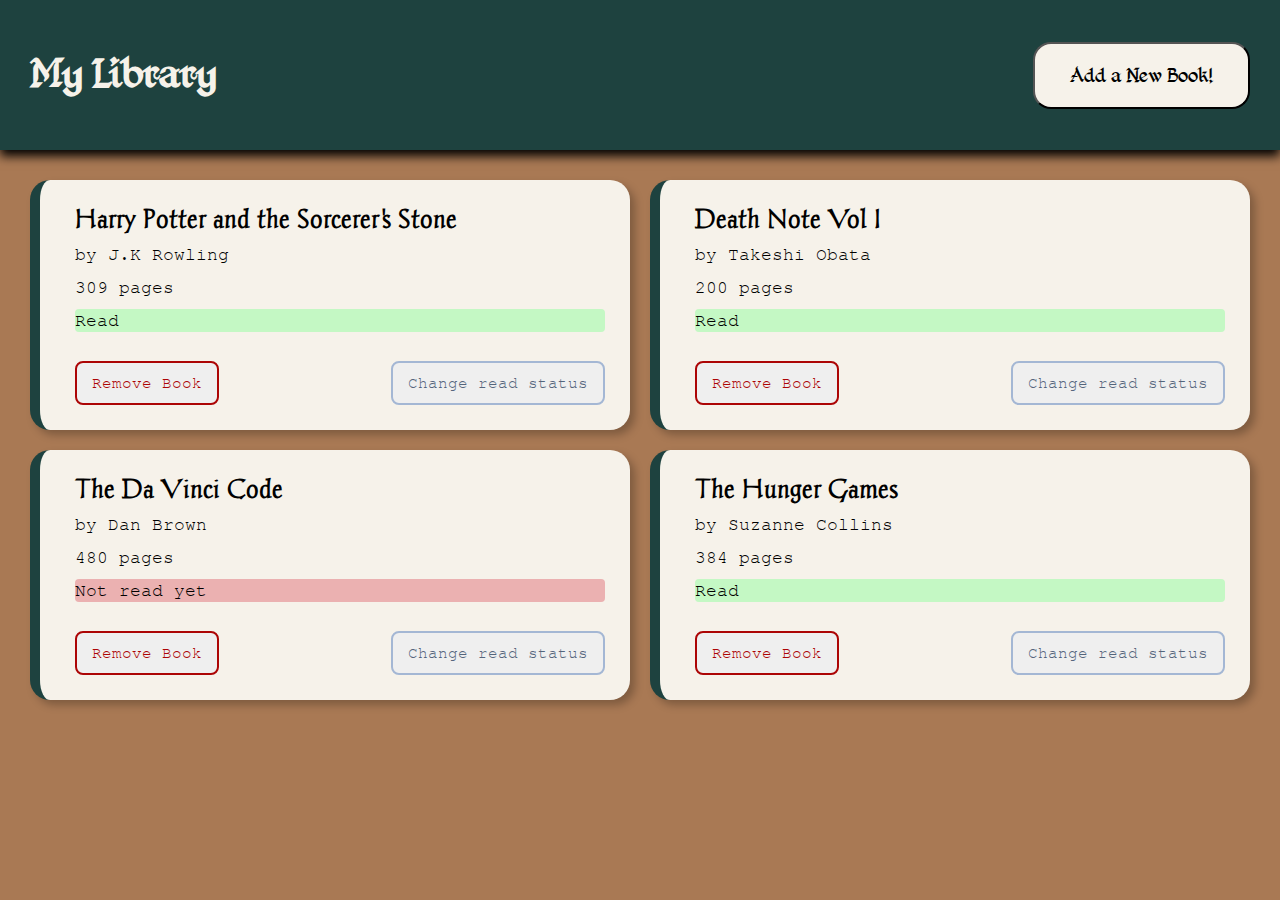
<file: index.html>
<!DOCTYPE html>
<html lang="en">
<head>
  <meta charset="UTF-8">
  <meta name="viewport" content="width=device-width, initial-scale=1.0">
  <title>My Library</title>
  <link rel="stylesheet" href="styles.css">
</head>

<body>
  <div class="container">

    <div class="header">
      <div class="lhs">
        <h1>My Library</h1>
      </div>
      <div class="rhs">
        <button class="addnewbk">Add a New Book!</button>
      </div>
    </div>

    <div class="bookshelf"></div>

    <dialog id="dialogbox">
      <form id="bookform">
        <label for="title">Title:</label>
        <input type="text" id="title" name="title" required>

        <label for="author">Author:</label>
        <input type="text" id="author" name="author" required>

        <label for="pages">Pages:</label>
        <input type="number" id="pages" name="pages" min="1" required>

        <p>Have you read this book yet?</p>

        <div class="radiobuttons">
          <label>
            <input type="radio" name="readstatus" value="true" required>Read
          </label>

          <label>
            <input type="radio" name="readstatus" value="false">Not Read Yet
          </label>
        </div>

        <div class="formbuttons">
          <button type="button" id="cancel" formmethod="dialog">Cancel</button>
          <button type="submit" id="confirmbk">Add Book</button>
        </div>
      </form>
    </dialog>

  </div>

  <script src="index.js"></script>
</body>
</html>
</file>
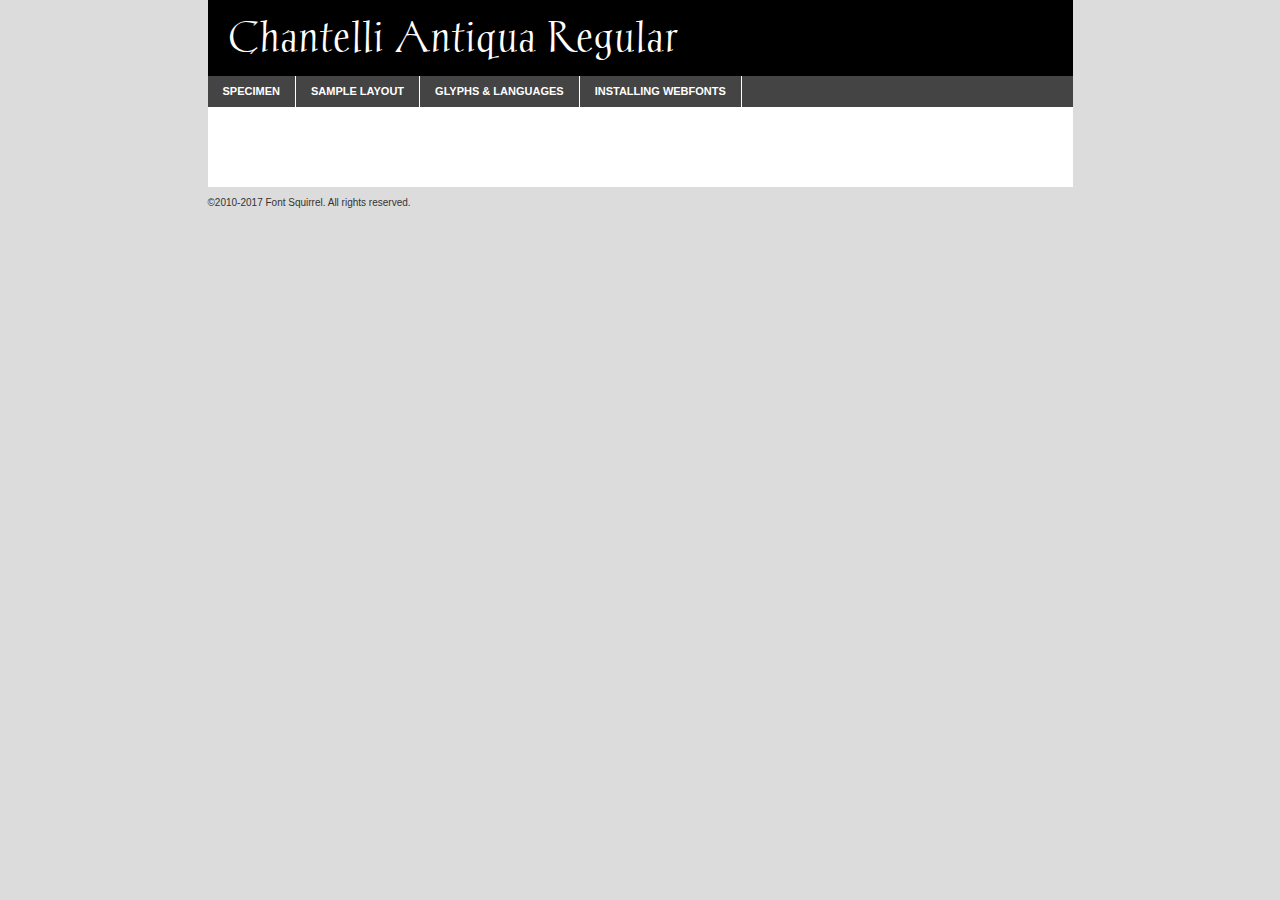
<file: fonts/Chantelli-Antiqua/otherfont/chantelli_antiqua-demo.html>
<!DOCTYPE html PUBLIC "-//W3C//DTD XHTML 1.0 Transitional//EN"
        "http://www.w3.org/TR/xhtml1/DTD/xhtml1-transitional.dtd">

<html xmlns="http://www.w3.org/1999/xhtml" xml:lang="en" lang="en">
<head>
    <meta http-equiv="Content-Type" content="text/html; charset=utf-8"/>
    <script src="http://ajax.googleapis.com/ajax/libs/jquery/1.7.2/jquery.min.js" type="text/javascript" charset="utf-8"></script>
    <script type="text/javascript">
		(function($) {
			$.fn.easyTabs = function(option) {
				var param = jQuery.extend({ fadeSpeed: 'fast', defaultContent: 1, activeClass: 'active' }, option);
				$(this).each(function() {
					var thisId = '#' + this.id;
					if ( param.defaultContent == '' )
					{
						param.defaultContent = 1;
					}
					if ( typeof param.defaultContent == 'number' )
					{
						var defaultTab = $(thisId + ' .tabs li:eq(' + (param.defaultContent - 1) + ') a').attr('href').substr(1);
					}
					else
					{
						var defaultTab = param.defaultContent;
					}
					$(thisId + ' .tabs li a').each(function() {
						var tabToHide = $(this).attr('href').substr(1);
						$('#' + tabToHide).addClass('easytabs-tab-content');
					});
					hideAll();
					changeContent(defaultTab);

					function hideAll() {$(thisId + ' .easytabs-tab-content').hide();}

					function changeContent(tabId)
					{
						hideAll();
						$(thisId + ' .tabs li').removeClass(param.activeClass);
						$(thisId + ' .tabs li a[href=#' + tabId + ']').closest('li').addClass(param.activeClass);
						if ( param.fadeSpeed != 'none' )
						{
							$(thisId + ' #' + tabId).fadeIn(param.fadeSpeed);
						}
						else
						{
							$(thisId + ' #' + tabId).show();
						}
					}

					$(thisId + ' .tabs li').click(function() {
						var tabId = $(this).find('a').attr('href').substr(1);
						changeContent(tabId);
						return false;
					});
				});
			}
		})(jQuery);
    </script>
    <link rel="stylesheet" href="specimen_files/specimen_stylesheet.css" type="text/css" charset="utf-8"/>
    <link rel="stylesheet" href="stylesheet.css" type="text/css" charset="utf-8"/>

    <style type="text/css">
        		body {
			font-family: 'chantelli_antiquaregular';
        		}

            </style>

    <title>Chantelli Antiqua Regular Specimen</title>


    <script type="text/javascript" charset="utf-8">
		$(document).ready(function() {
			$('#container').easyTabs({ defaultContent: 1 });
		});
    </script>
</head>

<body>
<div id="container">
    <div id="header">
		Chantelli Antiqua Regular    </div>
    <ul class="tabs">
        <li><a href="#specimen">Specimen</a></li>
        <li><a href="#layout">Sample Layout</a></li>
                <li><a href="#glyphs">Glyphs &amp; Languages</a></li>
        <li><a href="#installing">Installing Webfonts</a></li>

    </ul>

    <div id="main_content">


        <div id="specimen">

            <div class="section">
                <div class="grid12 firstcol">
                    <div class="huge">AaBb</div>
                </div>
            </div>

            <div class="section">
                <div class="glyph_range">A&#x200B;B&#x200b;C&#x200b;D&#x200b;E&#x200b;F&#x200b;G&#x200b;H&#x200b;I&#x200b;J&#x200b;K&#x200b;L&#x200b;M&#x200b;N&#x200b;O&#x200b;P&#x200b;Q&#x200b;R&#x200b;S&#x200b;T&#x200b;U&#x200b;V&#x200b;W&#x200b;X&#x200b;Y&#x200b;Z&#x200b;a&#x200b;b&#x200b;c&#x200b;d&#x200b;e&#x200b;f&#x200b;g&#x200b;h&#x200b;i&#x200b;j&#x200b;k&#x200b;l&#x200b;m&#x200b;n&#x200b;o&#x200b;p&#x200b;q&#x200b;r&#x200b;s&#x200b;t&#x200b;u&#x200b;v&#x200b;w&#x200b;x&#x200b;y&#x200b;z&#x200b;1&#x200b;2&#x200b;3&#x200b;4&#x200b;5&#x200b;6&#x200b;7&#x200b;8&#x200b;9&#x200b;0&#x200b;&amp;&#x200b;.&#x200b;,&#x200b;?&#x200b;!&#x200b;&#64;&#x200b;(&#x200b;)&#x200b;#&#x200b;$&#x200b;%&#x200b;*&#x200b;+&#x200b;-&#x200b;=&#x200b;:&#x200b;;</div>
            </div>
            <div class="section">
                <div class="grid12 firstcol">
                    <table class="sample_table">
                        <tr>
                            <td>10</td>
                            <td class="size10">abcdefghijklmnopqrstuvwxyzABCDEFGHIJKLMNOPQRSTUVWXYZ0123456789abcdefghijklmnopqrstuvwxyzABCDEFGHIJKLMNOPQRSTUVWXYZ0123456789abcdefghijklmnopqrstuvwxyzABCDEFGHIJKLMNOPQRSTUVWXYZ</td>
                        </tr>
                        <tr>
                            <td>11</td>
                            <td class="size11">abcdefghijklmnopqrstuvwxyzABCDEFGHIJKLMNOPQRSTUVWXYZ0123456789abcdefghijklmnopqrstuvwxyzABCDEFGHIJKLMNOPQRSTUVWXYZ0123456789abcdefghijklmnopqrstuvwxyzABCDEFGHIJKLMNOPQRSTUVWXYZ</td>
                        </tr>
                        <tr>
                            <td>12</td>
                            <td class="size12">abcdefghijklmnopqrstuvwxyzABCDEFGHIJKLMNOPQRSTUVWXYZ0123456789abcdefghijklmnopqrstuvwxyzABCDEFGHIJKLMNOPQRSTUVWXYZ0123456789abcdefghijklmnopqrstuvwxyzABCDEFGHIJKLMNOPQRSTUVWXYZ</td>
                        </tr>
                        <tr>
                            <td>13</td>
                            <td class="size13">abcdefghijklmnopqrstuvwxyzABCDEFGHIJKLMNOPQRSTUVWXYZ0123456789abcdefghijklmnopqrstuvwxyzABCDEFGHIJKLMNOPQRSTUVWXYZ0123456789abcdefghijklmnopqrstuvwxyzABCDEFGHIJKLMNOPQRSTUVWXYZ</td>
                        </tr>
                        <tr>
                            <td>14</td>
                            <td class="size14">abcdefghijklmnopqrstuvwxyzABCDEFGHIJKLMNOPQRSTUVWXYZ0123456789abcdefghijklmnopqrstuvwxyzABCDEFGHIJKLMNOPQRSTUVWXYZ0123456789abcdefghijklmnopqrstuvwxyzABCDEFGHIJKLMNOPQRSTUVWXYZ</td>
                        </tr>
                        <tr>
                            <td>16</td>
                            <td class="size16">abcdefghijklmnopqrstuvwxyzABCDEFGHIJKLMNOPQRSTUVWXYZ0123456789abcdefghijklmnopqrstuvwxyzABCDEFGHIJKLMNOPQRSTUVWXYZ</td>
                        </tr>
                        <tr>
                            <td>18</td>
                            <td class="size18">abcdefghijklmnopqrstuvwxyzABCDEFGHIJKLMNOPQRSTUVWXYZ0123456789abcdefghijklmnopqrstuvwxyzABCDEFGHIJKLMNOPQRSTUVWXYZ</td>
                        </tr>
                        <tr>
                            <td>20</td>
                            <td class="size20">abcdefghijklmnopqrstuvwxyzABCDEFGHIJKLMNOPQRSTUVWXYZ0123456789abcdefghijklmnopqrstuvwxyzABCDEFGHIJKLMNOPQRSTUVWXYZ</td>
                        </tr>
                        <tr>
                            <td>24</td>
                            <td class="size24">abcdefghijklmnopqrstuvwxyzABCDEFGHIJKLMNOPQRSTUVWXYZ0123456789abcdefghijklmnopqrstuvwxyzABCDEFGHIJKLMNOPQRSTUVWXYZ</td>
                        </tr>
                        <tr>
                            <td>30</td>
                            <td class="size30">abcdefghijklmnopqrstuvwxyzABCDEFGHIJKLMNOPQRSTUVWXYZ0123456789abcdefghijklmnopqrstuvwxyzABCDEFGHIJKLMNOPQRSTUVWXYZ</td>
                        </tr>
                        <tr>
                            <td>36</td>
                            <td class="size36">abcdefghijklmnopqrstuvwxyzABCDEFGHIJKLMNOPQRSTUVWXYZ0123456789abcdefghijklmnopqrstuvwxyzABCDEFGHIJKLMNOPQRSTUVWXYZ</td>
                        </tr>
                        <tr>
                            <td>48</td>
                            <td class="size48">abcdefghijklmnopqrstuvwxyzABCDEFGHIJKLMNOPQRSTUVWXYZ0123456789abcdefghijklmnopqrstuvwxyzABCDEFGHIJKLMNOPQRSTUVWXYZ</td>
                        </tr>
                        <tr>
                            <td>60</td>
                            <td class="size60">abcdefghijklmnopqrstuvwxyzABCDEFGHIJKLMNOPQRSTUVWXYZ0123456789abcdefghijklmnopqrstuvwxyzABCDEFGHIJKLMNOPQRSTUVWXYZ</td>
                        </tr>
                        <tr>
                            <td>72</td>
                            <td class="size72">abcdefghijklmnopqrstuvwxyzABCDEFGHIJKLMNOPQRSTUVWXYZ0123456789abcdefghijklmnopqrstuvwxyzABCDEFGHIJKLMNOPQRSTUVWXYZ</td>
                        </tr>
                        <tr>
                            <td>90</td>
                            <td class="size90">abcdefghijklmnopqrstuvwxyzABCDEFGHIJKLMNOPQRSTUVWXYZ0123456789abcdefghijklmnopqrstuvwxyzABCDEFGHIJKLMNOPQRSTUVWXYZ</td>
                        </tr>
                    </table>

                </div>

            </div>


            <div class="section" id="bodycomparison">


                <div id="xheight">
                    <div class="fontbody">&#x25FC;&#x25FC;&#x25FC;&#x25FC;&#x25FC;&#x25FC;&#x25FC;&#x25FC;&#x25FC;&#x25FC;&#x25FC;&#x25FC;&#x25FC;&#x25FC;&#x25FC;&#x25FC;&#x25FC;&#x25FC;&#x25FC;&#x25FC;&#x25FC;&#x25FC;&#x25FC;&#x25FC;&#x25FC;&#x25FC;&#x25FC;&#x25FC;&#x25FC;&#x25FC;&#x25FC;&#x25FC;&#x25FC;&#x25FC;&#x25FC;&#x25FC;&#x25FC;&#x25FC;&#x25FC;&#x25FC;&#x25FC;&#x25FC;&#x25FC;&#x25FC;&#x25FC;&#x25FC;&#x25FC;&#x25FC;&#x25FC;&#x25FC;&#x25FC;&#x25FC;&#x25FC;&#x25FC;&#x25FC;&#x25FC;&#x25FC;&#x25FC;&#x25FC;&#x25FC;&#x25FC;&#x25FC;&#x25FC;&#x25FC;&#x25FC;&#x25FC;&#x25FC;&#x25FC;&#x25FC;&#x25FC;&#x25FC;&#x25FC;&#x25FC;&#x25FC;&#x25FC;&#x25FC;&#x25FC;&#x25FC;&#x25FC;&#x25FC;&#x25FC;&#x25FC;&#x25FC;&#x25FC;&#x25FC;&#x25FC;&#x25FC;&#x25FC;&#x25FC;&#x25FC;&#x25FC;&#x25FC;&#x25FC;&#x25FC;&#x25FC;&#x25FC;&#x25FC;&#x25FC;&#x25FC;body</div>
                    <div class="arialbody">body</div>
                    <div class="verdanabody">body</div>
                    <div class="georgiabody">body</div>
                </div>
                <div class="fontbody" style="z-index:1">
                    body<span>Chantelli Antiqua Regular</span>
                </div>
                <div class="arialbody" style="z-index:1">
                    body<span>Arial</span>
                </div>
                <div class="verdanabody" style="z-index:1">
                    body<span>Verdana</span>
                </div>
                <div class="georgiabody" style="z-index:1">
                    body<span>Georgia</span>
                </div>


            </div>


            <div class="section psample psample_row1" id="">

                <div class="grid2 firstcol">
                    <p class="size10"><span>10.</span>Aenean lacinia bibendum nulla sed consectetur. Fusce dapibus, tellus ac cursus commodo, tortor mauris condimentum nibh, ut fermentum massa justo sit amet risus. Nullam id dolor id nibh ultricies vehicula ut id elit. Cum sociis natoque penatibus et magnis dis parturient montes, nascetur ridiculus mus. Nulla vitae elit libero, a pharetra augue.</p>

                </div>
                <div class="grid3">
                    <p class="size11"><span>11.</span>Aenean lacinia bibendum nulla sed consectetur. Fusce dapibus, tellus ac cursus commodo, tortor mauris condimentum nibh, ut fermentum massa justo sit amet risus. Nullam id dolor id nibh ultricies vehicula ut id elit. Cum sociis natoque penatibus et magnis dis parturient montes, nascetur ridiculus mus. Nulla vitae elit libero, a pharetra augue.</p>

                </div>
                <div class="grid3">
                    <p class="size12"><span>12.</span>Aenean lacinia bibendum nulla sed consectetur. Fusce dapibus, tellus ac cursus commodo, tortor mauris condimentum nibh, ut fermentum massa justo sit amet risus. Nullam id dolor id nibh ultricies vehicula ut id elit. Cum sociis natoque penatibus et magnis dis parturient montes, nascetur ridiculus mus. Nulla vitae elit libero, a pharetra augue.</p>

                </div>
                <div class="grid4">
                    <p class="size13"><span>13.</span>Aenean lacinia bibendum nulla sed consectetur. Fusce dapibus, tellus ac cursus commodo, tortor mauris condimentum nibh, ut fermentum massa justo sit amet risus. Nullam id dolor id nibh ultricies vehicula ut id elit. Cum sociis natoque penatibus et magnis dis parturient montes, nascetur ridiculus mus. Nulla vitae elit libero, a pharetra augue.</p>

                </div>
                <div class="white_blend"></div>

            </div>
            <div class="section psample psample_row2" id="">
                <div class="grid3 firstcol">
                    <p class="size14"><span>14.</span>Aenean lacinia bibendum nulla sed consectetur. Fusce dapibus, tellus ac cursus commodo, tortor mauris condimentum nibh, ut fermentum massa justo sit amet risus. Nullam id dolor id nibh ultricies vehicula ut id elit. Cum sociis natoque penatibus et magnis dis parturient montes, nascetur ridiculus mus. Nulla vitae elit libero, a pharetra augue.</p>

                </div>
                <div class="grid4">
                    <p class="size16"><span>16.</span>Aenean lacinia bibendum nulla sed consectetur. Fusce dapibus, tellus ac cursus commodo, tortor mauris condimentum nibh, ut fermentum massa justo sit amet risus. Nullam id dolor id nibh ultricies vehicula ut id elit. Cum sociis natoque penatibus et magnis dis parturient montes, nascetur ridiculus mus. Nulla vitae elit libero, a pharetra augue.</p>

                </div>
                <div class="grid5">
                    <p class="size18"><span>18.</span>Aenean lacinia bibendum nulla sed consectetur. Fusce dapibus, tellus ac cursus commodo, tortor mauris condimentum nibh, ut fermentum massa justo sit amet risus. Nullam id dolor id nibh ultricies vehicula ut id elit. Cum sociis natoque penatibus et magnis dis parturient montes, nascetur ridiculus mus. Nulla vitae elit libero, a pharetra augue.</p>

                </div>

                <div class="white_blend"></div>

            </div>

            <div class="section psample psample_row3" id="">
                <div class="grid5 firstcol">
                    <p class="size20"><span>20.</span>Aenean lacinia bibendum nulla sed consectetur. Fusce dapibus, tellus ac cursus commodo, tortor mauris condimentum nibh, ut fermentum massa justo sit amet risus. Nullam id dolor id nibh ultricies vehicula ut id elit. Cum sociis natoque penatibus et magnis dis parturient montes, nascetur ridiculus mus. Nulla vitae elit libero, a pharetra augue.</p>
                </div>
                <div class="grid7">
                    <p class="size24"><span>24.</span>Aenean lacinia bibendum nulla sed consectetur. Fusce dapibus, tellus ac cursus commodo, tortor mauris condimentum nibh, ut fermentum massa justo sit amet risus. Nullam id dolor id nibh ultricies vehicula ut id elit. Cum sociis natoque penatibus et magnis dis parturient montes, nascetur ridiculus mus. Nulla vitae elit libero, a pharetra augue.</p>
                </div>

                <div class="white_blend"></div>

            </div>

            <div class="section psample psample_row4" id="">
                <div class="grid12 firstcol">
                    <p class="size30"><span>30.</span>Aenean lacinia bibendum nulla sed consectetur. Fusce dapibus, tellus ac cursus commodo, tortor mauris condimentum nibh, ut fermentum massa justo sit amet risus. Nullam id dolor id nibh ultricies vehicula ut id elit. Cum sociis natoque penatibus et magnis dis parturient montes, nascetur ridiculus mus. Nulla vitae elit libero, a pharetra augue.</p>
                </div>
                <div class="white_blend"></div>

            </div>


            <div class="section psample psample_row1 fullreverse">
                <div class="grid2 firstcol">
                    <p class="size10"><span>10.</span>Aenean lacinia bibendum nulla sed consectetur. Fusce dapibus, tellus ac cursus commodo, tortor mauris condimentum nibh, ut fermentum massa justo sit amet risus. Nullam id dolor id nibh ultricies vehicula ut id elit. Cum sociis natoque penatibus et magnis dis parturient montes, nascetur ridiculus mus. Nulla vitae elit libero, a pharetra augue.</p>

                </div>
                <div class="grid3">
                    <p class="size11"><span>11.</span>Aenean lacinia bibendum nulla sed consectetur. Fusce dapibus, tellus ac cursus commodo, tortor mauris condimentum nibh, ut fermentum massa justo sit amet risus. Nullam id dolor id nibh ultricies vehicula ut id elit. Cum sociis natoque penatibus et magnis dis parturient montes, nascetur ridiculus mus. Nulla vitae elit libero, a pharetra augue.</p>

                </div>
                <div class="grid3">
                    <p class="size12"><span>12.</span>Aenean lacinia bibendum nulla sed consectetur. Fusce dapibus, tellus ac cursus commodo, tortor mauris condimentum nibh, ut fermentum massa justo sit amet risus. Nullam id dolor id nibh ultricies vehicula ut id elit. Cum sociis natoque penatibus et magnis dis parturient montes, nascetur ridiculus mus. Nulla vitae elit libero, a pharetra augue.</p>

                </div>
                <div class="grid4">
                    <p class="size13"><span>13.</span>Aenean lacinia bibendum nulla sed consectetur. Fusce dapibus, tellus ac cursus commodo, tortor mauris condimentum nibh, ut fermentum massa justo sit amet risus. Nullam id dolor id nibh ultricies vehicula ut id elit. Cum sociis natoque penatibus et magnis dis parturient montes, nascetur ridiculus mus. Nulla vitae elit libero, a pharetra augue.</p>

                </div>
                <div class="black_blend"></div>

            </div>

            <div class="section psample psample_row2 fullreverse">
                <div class="grid3 firstcol">
                    <p class="size14"><span>14.</span>Aenean lacinia bibendum nulla sed consectetur. Fusce dapibus, tellus ac cursus commodo, tortor mauris condimentum nibh, ut fermentum massa justo sit amet risus. Nullam id dolor id nibh ultricies vehicula ut id elit. Cum sociis natoque penatibus et magnis dis parturient montes, nascetur ridiculus mus. Nulla vitae elit libero, a pharetra augue.</p>

                </div>
                <div class="grid4">
                    <p class="size16"><span>16.</span>Aenean lacinia bibendum nulla sed consectetur. Fusce dapibus, tellus ac cursus commodo, tortor mauris condimentum nibh, ut fermentum massa justo sit amet risus. Nullam id dolor id nibh ultricies vehicula ut id elit. Cum sociis natoque penatibus et magnis dis parturient montes, nascetur ridiculus mus. Nulla vitae elit libero, a pharetra augue.</p>

                </div>
                <div class="grid5">
                    <p class="size18"><span>18.</span>Aenean lacinia bibendum nulla sed consectetur. Fusce dapibus, tellus ac cursus commodo, tortor mauris condimentum nibh, ut fermentum massa justo sit amet risus. Nullam id dolor id nibh ultricies vehicula ut id elit. Cum sociis natoque penatibus et magnis dis parturient montes, nascetur ridiculus mus. Nulla vitae elit libero, a pharetra augue.</p>

                </div>
                <div class="black_blend"></div>

            </div>

            <div class="section psample fullreverse psample_row3" id="">
                <div class="grid5 firstcol">
                    <p class="size20"><span>20.</span>Aenean lacinia bibendum nulla sed consectetur. Fusce dapibus, tellus ac cursus commodo, tortor mauris condimentum nibh, ut fermentum massa justo sit amet risus. Nullam id dolor id nibh ultricies vehicula ut id elit. Cum sociis natoque penatibus et magnis dis parturient montes, nascetur ridiculus mus. Nulla vitae elit libero, a pharetra augue.</p>
                </div>
                <div class="grid7">
                    <p class="size24"><span>24.</span>Aenean lacinia bibendum nulla sed consectetur. Fusce dapibus, tellus ac cursus commodo, tortor mauris condimentum nibh, ut fermentum massa justo sit amet risus. Nullam id dolor id nibh ultricies vehicula ut id elit. Cum sociis natoque penatibus et magnis dis parturient montes, nascetur ridiculus mus. Nulla vitae elit libero, a pharetra augue.</p>
                </div>

                <div class="black_blend"></div>

            </div>

            <div class="section psample fullreverse psample_row4" id="" style="border-bottom: 20px #000 solid;">
                <div class="grid12 firstcol">
                    <p class="size30"><span>30.</span>Aenean lacinia bibendum nulla sed consectetur. Fusce dapibus, tellus ac cursus commodo, tortor mauris condimentum nibh, ut fermentum massa justo sit amet risus. Nullam id dolor id nibh ultricies vehicula ut id elit. Cum sociis natoque penatibus et magnis dis parturient montes, nascetur ridiculus mus. Nulla vitae elit libero, a pharetra augue.</p>
                </div>
                <div class="black_blend"></div>

            </div>


        </div>

        <div id="layout">

            <div class="section">

                <div class="grid12 firstcol">
                    <h1>Lorem Ipsum Dolor</h1>
                    <h2>Etiam porta sem malesuada magna mollis euismod</h2>

                    <p class="byline">By <a href="#link">Aenean Lacinia</a></p>
                </div>
            </div>
            <div class="section">
                <div class="grid8 firstcol">
                    <p class="large">Donec sed odio dui. Morbi leo risus, porta ac consectetur ac, vestibulum at eros. Fusce dapibus, tellus ac cursus commodo, tortor mauris condimentum nibh, ut fermentum massa justo sit amet risus. </p>


                    <h3>Pellentesque ornare sem</h3>

                    <p>Maecenas sed diam eget risus varius blandit sit amet non magna. Maecenas faucibus mollis interdum. Donec ullamcorper nulla non metus auctor fringilla. Nullam id dolor id nibh ultricies vehicula ut id elit. Nullam id dolor id nibh ultricies vehicula ut id elit. </p>

                    <p>Aenean eu leo quam. Pellentesque ornare sem lacinia quam venenatis vestibulum. Lorem ipsum dolor sit amet, consectetur adipiscing elit. Cum sociis natoque penatibus et magnis dis parturient montes, nascetur ridiculus mus. </p>

                    <p>Nulla vitae elit libero, a pharetra augue. Praesent commodo cursus magna, vel scelerisque nisl consectetur et. Aenean lacinia bibendum nulla sed consectetur. </p>

                    <p>Nullam quis risus eget urna mollis ornare vel eu leo. Nullam quis risus eget urna mollis ornare vel eu leo. Maecenas sed diam eget risus varius blandit sit amet non magna. Donec ullamcorper nulla non metus auctor fringilla. </p>

                    <h3>Cras mattis consectetur</h3>

                    <p>Aenean eu leo quam. Pellentesque ornare sem lacinia quam venenatis vestibulum. Aenean lacinia bibendum nulla sed consectetur. Integer posuere erat a ante venenatis dapibus posuere velit aliquet. Cras mattis consectetur purus sit amet fermentum. </p>

                    <p>Nullam id dolor id nibh ultricies vehicula ut id elit. Nullam quis risus eget urna mollis ornare vel eu leo. Cras mattis consectetur purus sit amet fermentum.</p>
                </div>

                <div class="grid4 sidebar">

                    <div class="box reverse">
                        <p class="last">Nullam quis risus eget urna mollis ornare vel eu leo. Donec ullamcorper nulla non metus auctor fringilla. Cras mattis consectetur purus sit amet fermentum. Sed posuere consectetur est at lobortis. Lorem ipsum dolor sit amet, consectetur adipiscing elit. </p>
                    </div>

                    <p class="caption">Maecenas sed diam eget risus varius.</p>

                    <p>Vestibulum id ligula porta felis euismod semper. Integer posuere erat a ante venenatis dapibus posuere velit aliquet. Vestibulum id ligula porta felis euismod semper. Sed posuere consectetur est at lobortis. Maecenas sed diam eget risus varius blandit sit amet non magna. Fusce dapibus, tellus ac cursus commodo, tortor mauris condimentum nibh, ut fermentum massa justo sit amet risus. </p>


                    <p>Duis mollis, est non commodo luctus, nisi erat porttitor ligula, eget lacinia odio sem nec elit. Aenean lacinia bibendum nulla sed consectetur. Vivamus sagittis lacus vel augue laoreet rutrum faucibus dolor auctor. Aenean lacinia bibendum nulla sed consectetur. Nullam quis risus eget urna mollis ornare vel eu leo. </p>

                    <p>Praesent commodo cursus magna, vel scelerisque nisl consectetur et. Donec ullamcorper nulla non metus auctor fringilla. Maecenas faucibus mollis interdum. Fusce dapibus, tellus ac cursus commodo, tortor mauris condimentum nibh, ut fermentum massa justo sit amet risus. </p>

                </div>
            </div>

        </div>


		

        <div id="glyphs">
            <div class="section">
                <div class="grid12 firstcol">

                    <h1>Language Support</h1>
                    <p>The subset of Chantelli Antiqua Regular in this kit supports the following languages:<br/>

						Albanian, Basque, Breton, Chamorro, Danish, Dutch, English, Faroese, Finnish, French, Frisian, Galician, German, Icelandic, Italian, Malagasy, Norwegian, Portuguese, Spanish, Alsatian, Aragonese, Arapaho, Arrernte, Asturian, Aymara, Bislama, Cebuano, Corsican, Fijian, French_creole, Genoese, Gilbertese, Greenlandic, Haitian_creole, Hiligaynon, Hmong, Hopi, Ibanag, Iloko_ilokano, Indonesian, Interglossa_glosa, Interlingua, Irish_gaelic, Jerriais, Lojban, Lombard, Luxembourgeois, Manx, Mohawk, Norfolk_pitcairnese, Occitan, Oromo, Pangasinan, Papiamento, Piedmontese, Potawatomi, Rhaeto-romance, Romansh, Rotokas, Sami_lule, Samoan, Sardinian, Scots_gaelic, Seychelles_creole, Shona, Sicilian, Somali, Southern_ndebele, Swahili, Swati_swazi, Tagalog_filipino_pilipino, Tetum, Tok_pisin, Uyghur_latinized, Volapuk, Walloon, Warlpiri, Xhosa, Yapese, Zulu, Latinbasic, Ubasic, Demo                    </p>
                    <h1>Glyph Chart</h1>
                    <p>The subset of Chantelli Antiqua Regular in this kit includes all the glyphs listed below. Unicode entities are included above each glyph to help you insert individual characters into your layout.</p>
                    <div id="glyph_chart">

						                            							                                <div><p>&amp;#13;</p>&#13;</div>
																				                                <div><p>&amp;#32;</p>&#32;</div>
																				                                <div><p>&amp;#33;</p>&#33;</div>
																				                                <div><p>&amp;#34;</p>&#34;</div>
																				                                <div><p>&amp;#35;</p>&#35;</div>
																				                                <div><p>&amp;#36;</p>&#36;</div>
																				                                <div><p>&amp;#37;</p>&#37;</div>
																				                                <div><p>&amp;#38;</p>&#38;</div>
																				                                <div><p>&amp;#39;</p>&#39;</div>
																				                                <div><p>&amp;#40;</p>&#40;</div>
																				                                <div><p>&amp;#41;</p>&#41;</div>
																				                                <div><p>&amp;#42;</p>&#42;</div>
																				                                <div><p>&amp;#43;</p>&#43;</div>
																				                                <div><p>&amp;#44;</p>&#44;</div>
																				                                <div><p>&amp;#45;</p>&#45;</div>
																				                                <div><p>&amp;#46;</p>&#46;</div>
																				                                <div><p>&amp;#47;</p>&#47;</div>
																				                                <div><p>&amp;#48;</p>&#48;</div>
																				                                <div><p>&amp;#49;</p>&#49;</div>
																				                                <div><p>&amp;#50;</p>&#50;</div>
																				                                <div><p>&amp;#51;</p>&#51;</div>
																				                                <div><p>&amp;#52;</p>&#52;</div>
																				                                <div><p>&amp;#53;</p>&#53;</div>
																				                                <div><p>&amp;#54;</p>&#54;</div>
																				                                <div><p>&amp;#55;</p>&#55;</div>
																				                                <div><p>&amp;#56;</p>&#56;</div>
																				                                <div><p>&amp;#57;</p>&#57;</div>
																				                                <div><p>&amp;#58;</p>&#58;</div>
																				                                <div><p>&amp;#59;</p>&#59;</div>
																				                                <div><p>&amp;#60;</p>&#60;</div>
																				                                <div><p>&amp;#61;</p>&#61;</div>
																				                                <div><p>&amp;#62;</p>&#62;</div>
																				                                <div><p>&amp;#63;</p>&#63;</div>
																				                                <div><p>&amp;#64;</p>&#64;</div>
																				                                <div><p>&amp;#65;</p>&#65;</div>
																				                                <div><p>&amp;#66;</p>&#66;</div>
																				                                <div><p>&amp;#67;</p>&#67;</div>
																				                                <div><p>&amp;#68;</p>&#68;</div>
																				                                <div><p>&amp;#69;</p>&#69;</div>
																				                                <div><p>&amp;#70;</p>&#70;</div>
																				                                <div><p>&amp;#71;</p>&#71;</div>
																				                                <div><p>&amp;#72;</p>&#72;</div>
																				                                <div><p>&amp;#73;</p>&#73;</div>
																				                                <div><p>&amp;#74;</p>&#74;</div>
																				                                <div><p>&amp;#75;</p>&#75;</div>
																				                                <div><p>&amp;#76;</p>&#76;</div>
																				                                <div><p>&amp;#77;</p>&#77;</div>
																				                                <div><p>&amp;#78;</p>&#78;</div>
																				                                <div><p>&amp;#79;</p>&#79;</div>
																				                                <div><p>&amp;#80;</p>&#80;</div>
																				                                <div><p>&amp;#81;</p>&#81;</div>
																				                                <div><p>&amp;#82;</p>&#82;</div>
																				                                <div><p>&amp;#83;</p>&#83;</div>
																				                                <div><p>&amp;#84;</p>&#84;</div>
																				                                <div><p>&amp;#85;</p>&#85;</div>
																				                                <div><p>&amp;#86;</p>&#86;</div>
																				                                <div><p>&amp;#87;</p>&#87;</div>
																				                                <div><p>&amp;#88;</p>&#88;</div>
																				                                <div><p>&amp;#89;</p>&#89;</div>
																				                                <div><p>&amp;#90;</p>&#90;</div>
																				                                <div><p>&amp;#91;</p>&#91;</div>
																				                                <div><p>&amp;#92;</p>&#92;</div>
																				                                <div><p>&amp;#93;</p>&#93;</div>
																				                                <div><p>&amp;#94;</p>&#94;</div>
																				                                <div><p>&amp;#95;</p>&#95;</div>
																				                                <div><p>&amp;#96;</p>&#96;</div>
																				                                <div><p>&amp;#97;</p>&#97;</div>
																				                                <div><p>&amp;#98;</p>&#98;</div>
																				                                <div><p>&amp;#99;</p>&#99;</div>
																				                                <div><p>&amp;#100;</p>&#100;</div>
																				                                <div><p>&amp;#101;</p>&#101;</div>
																				                                <div><p>&amp;#102;</p>&#102;</div>
																				                                <div><p>&amp;#103;</p>&#103;</div>
																				                                <div><p>&amp;#104;</p>&#104;</div>
																				                                <div><p>&amp;#105;</p>&#105;</div>
																				                                <div><p>&amp;#106;</p>&#106;</div>
																				                                <div><p>&amp;#107;</p>&#107;</div>
																				                                <div><p>&amp;#108;</p>&#108;</div>
																				                                <div><p>&amp;#109;</p>&#109;</div>
																				                                <div><p>&amp;#110;</p>&#110;</div>
																				                                <div><p>&amp;#111;</p>&#111;</div>
																				                                <div><p>&amp;#112;</p>&#112;</div>
																				                                <div><p>&amp;#113;</p>&#113;</div>
																				                                <div><p>&amp;#114;</p>&#114;</div>
																				                                <div><p>&amp;#115;</p>&#115;</div>
																				                                <div><p>&amp;#116;</p>&#116;</div>
																				                                <div><p>&amp;#117;</p>&#117;</div>
																				                                <div><p>&amp;#118;</p>&#118;</div>
																				                                <div><p>&amp;#119;</p>&#119;</div>
																				                                <div><p>&amp;#120;</p>&#120;</div>
																				                                <div><p>&amp;#121;</p>&#121;</div>
																				                                <div><p>&amp;#122;</p>&#122;</div>
																				                                <div><p>&amp;#123;</p>&#123;</div>
																				                                <div><p>&amp;#124;</p>&#124;</div>
																				                                <div><p>&amp;#125;</p>&#125;</div>
																				                                <div><p>&amp;#126;</p>&#126;</div>
																				                                <div><p>&amp;#160;</p>&#160;</div>
																				                                <div><p>&amp;#161;</p>&#161;</div>
																				                                <div><p>&amp;#162;</p>&#162;</div>
																				                                <div><p>&amp;#163;</p>&#163;</div>
																				                                <div><p>&amp;#164;</p>&#164;</div>
																				                                <div><p>&amp;#165;</p>&#165;</div>
																				                                <div><p>&amp;#166;</p>&#166;</div>
																				                                <div><p>&amp;#167;</p>&#167;</div>
																				                                <div><p>&amp;#168;</p>&#168;</div>
																				                                <div><p>&amp;#169;</p>&#169;</div>
																				                                <div><p>&amp;#170;</p>&#170;</div>
																				                                <div><p>&amp;#171;</p>&#171;</div>
																				                                <div><p>&amp;#172;</p>&#172;</div>
																				                                <div><p>&amp;#173;</p>&#173;</div>
																				                                <div><p>&amp;#174;</p>&#174;</div>
																				                                <div><p>&amp;#175;</p>&#175;</div>
																				                                <div><p>&amp;#176;</p>&#176;</div>
																				                                <div><p>&amp;#177;</p>&#177;</div>
																				                                <div><p>&amp;#178;</p>&#178;</div>
																				                                <div><p>&amp;#179;</p>&#179;</div>
																				                                <div><p>&amp;#180;</p>&#180;</div>
																				                                <div><p>&amp;#181;</p>&#181;</div>
																				                                <div><p>&amp;#182;</p>&#182;</div>
																				                                <div><p>&amp;#183;</p>&#183;</div>
																				                                <div><p>&amp;#184;</p>&#184;</div>
																				                                <div><p>&amp;#185;</p>&#185;</div>
																				                                <div><p>&amp;#186;</p>&#186;</div>
																				                                <div><p>&amp;#187;</p>&#187;</div>
																				                                <div><p>&amp;#188;</p>&#188;</div>
																				                                <div><p>&amp;#189;</p>&#189;</div>
																				                                <div><p>&amp;#190;</p>&#190;</div>
																				                                <div><p>&amp;#191;</p>&#191;</div>
																				                                <div><p>&amp;#192;</p>&#192;</div>
																				                                <div><p>&amp;#193;</p>&#193;</div>
																				                                <div><p>&amp;#194;</p>&#194;</div>
																				                                <div><p>&amp;#195;</p>&#195;</div>
																				                                <div><p>&amp;#196;</p>&#196;</div>
																				                                <div><p>&amp;#197;</p>&#197;</div>
																				                                <div><p>&amp;#198;</p>&#198;</div>
																				                                <div><p>&amp;#199;</p>&#199;</div>
																				                                <div><p>&amp;#200;</p>&#200;</div>
																				                                <div><p>&amp;#201;</p>&#201;</div>
																				                                <div><p>&amp;#202;</p>&#202;</div>
																				                                <div><p>&amp;#203;</p>&#203;</div>
																				                                <div><p>&amp;#204;</p>&#204;</div>
																				                                <div><p>&amp;#205;</p>&#205;</div>
																				                                <div><p>&amp;#206;</p>&#206;</div>
																				                                <div><p>&amp;#207;</p>&#207;</div>
																				                                <div><p>&amp;#208;</p>&#208;</div>
																				                                <div><p>&amp;#209;</p>&#209;</div>
																				                                <div><p>&amp;#210;</p>&#210;</div>
																				                                <div><p>&amp;#211;</p>&#211;</div>
																				                                <div><p>&amp;#212;</p>&#212;</div>
																				                                <div><p>&amp;#213;</p>&#213;</div>
																				                                <div><p>&amp;#214;</p>&#214;</div>
																				                                <div><p>&amp;#215;</p>&#215;</div>
																				                                <div><p>&amp;#216;</p>&#216;</div>
																				                                <div><p>&amp;#217;</p>&#217;</div>
																				                                <div><p>&amp;#218;</p>&#218;</div>
																				                                <div><p>&amp;#219;</p>&#219;</div>
																				                                <div><p>&amp;#220;</p>&#220;</div>
																				                                <div><p>&amp;#221;</p>&#221;</div>
																				                                <div><p>&amp;#222;</p>&#222;</div>
																				                                <div><p>&amp;#223;</p>&#223;</div>
																				                                <div><p>&amp;#224;</p>&#224;</div>
																				                                <div><p>&amp;#225;</p>&#225;</div>
																				                                <div><p>&amp;#226;</p>&#226;</div>
																				                                <div><p>&amp;#227;</p>&#227;</div>
																				                                <div><p>&amp;#228;</p>&#228;</div>
																				                                <div><p>&amp;#229;</p>&#229;</div>
																				                                <div><p>&amp;#230;</p>&#230;</div>
																				                                <div><p>&amp;#231;</p>&#231;</div>
																				                                <div><p>&amp;#232;</p>&#232;</div>
																				                                <div><p>&amp;#233;</p>&#233;</div>
																				                                <div><p>&amp;#234;</p>&#234;</div>
																				                                <div><p>&amp;#235;</p>&#235;</div>
																				                                <div><p>&amp;#236;</p>&#236;</div>
																				                                <div><p>&amp;#237;</p>&#237;</div>
																				                                <div><p>&amp;#238;</p>&#238;</div>
																				                                <div><p>&amp;#239;</p>&#239;</div>
																				                                <div><p>&amp;#240;</p>&#240;</div>
																				                                <div><p>&amp;#241;</p>&#241;</div>
																				                                <div><p>&amp;#242;</p>&#242;</div>
																				                                <div><p>&amp;#243;</p>&#243;</div>
																				                                <div><p>&amp;#244;</p>&#244;</div>
																				                                <div><p>&amp;#245;</p>&#245;</div>
																				                                <div><p>&amp;#246;</p>&#246;</div>
																				                                <div><p>&amp;#247;</p>&#247;</div>
																				                                <div><p>&amp;#248;</p>&#248;</div>
																				                                <div><p>&amp;#249;</p>&#249;</div>
																				                                <div><p>&amp;#250;</p>&#250;</div>
																				                                <div><p>&amp;#251;</p>&#251;</div>
																				                                <div><p>&amp;#252;</p>&#252;</div>
																				                                <div><p>&amp;#253;</p>&#253;</div>
																				                                <div><p>&amp;#254;</p>&#254;</div>
																				                                <div><p>&amp;#255;</p>&#255;</div>
																				                                <div><p>&amp;#338;</p>&#338;</div>
																				                                <div><p>&amp;#339;</p>&#339;</div>
																				                                <div><p>&amp;#376;</p>&#376;</div>
																				                                <div><p>&amp;#710;</p>&#710;</div>
																				                                <div><p>&amp;#732;</p>&#732;</div>
																				                                <div><p>&amp;#8192;</p>&#8192;</div>
																				                                <div><p>&amp;#8193;</p>&#8193;</div>
																				                                <div><p>&amp;#8194;</p>&#8194;</div>
																				                                <div><p>&amp;#8195;</p>&#8195;</div>
																				                                <div><p>&amp;#8196;</p>&#8196;</div>
																				                                <div><p>&amp;#8197;</p>&#8197;</div>
																				                                <div><p>&amp;#8198;</p>&#8198;</div>
																				                                <div><p>&amp;#8199;</p>&#8199;</div>
																				                                <div><p>&amp;#8200;</p>&#8200;</div>
																				                                <div><p>&amp;#8201;</p>&#8201;</div>
																				                                <div><p>&amp;#8202;</p>&#8202;</div>
																				                                <div><p>&amp;#8208;</p>&#8208;</div>
																				                                <div><p>&amp;#8209;</p>&#8209;</div>
																				                                <div><p>&amp;#8210;</p>&#8210;</div>
																				                                <div><p>&amp;#8211;</p>&#8211;</div>
																				                                <div><p>&amp;#8212;</p>&#8212;</div>
																				                                <div><p>&amp;#8216;</p>&#8216;</div>
																				                                <div><p>&amp;#8217;</p>&#8217;</div>
																				                                <div><p>&amp;#8218;</p>&#8218;</div>
																				                                <div><p>&amp;#8220;</p>&#8220;</div>
																				                                <div><p>&amp;#8221;</p>&#8221;</div>
																				                                <div><p>&amp;#8222;</p>&#8222;</div>
																				                                <div><p>&amp;#8226;</p>&#8226;</div>
																				                                <div><p>&amp;#8230;</p>&#8230;</div>
																				                                <div><p>&amp;#8239;</p>&#8239;</div>
																				                                <div><p>&amp;#8249;</p>&#8249;</div>
																				                                <div><p>&amp;#8250;</p>&#8250;</div>
																				                                <div><p>&amp;#8287;</p>&#8287;</div>
																				                                <div><p>&amp;#8482;</p>&#8482;</div>
																				                                <div><p>&amp;#9724;</p>&#9724;</div>
																																													                    </div>
                </div>


            </div>
        </div>


        <div id="specs">

        </div>

        <div id="installing">
            <div class="section">
                <div class="grid7 firstcol">
                    <h1>Installing Webfonts</h1>

                    <p>Webfonts are supported by all major browser platforms but not all in the same way. There are currently four different font formats that must be included in order to target all browsers. This includes TTF, WOFF, EOT and SVG.</p>

                    <h2>1. Upload your webfonts</h2>
                    <p>You must upload your webfont kit to your website. They should be in or near the same directory as your CSS files.</p>

                    <h2>2. Include the webfont stylesheet</h2>
                    <p>A special CSS @font-face declaration helps the various browsers select the appropriate font it needs without causing you a bunch of headaches. Learn more about this syntax by reading the <a href="https://www.fontspring.com/blog/further-hardening-of-the-bulletproof-syntax">Fontspring blog post</a> about it. The code for it is as follows:</p>


                    <code>
                        @font-face{
                        font-family: 'MyWebFont';
                        src: url('WebFont.eot');
                        src: url('WebFont.eot?#iefix') format('embedded-opentype'),
                        url('WebFont.woff') format('woff'),
                        url('WebFont.ttf') format('truetype'),
                        url('WebFont.svg#webfont') format('svg');
                        }
                    </code>

                    <p>We've already gone ahead and generated the code for you. All you have to do is link to the stylesheet in your HTML, like this:</p>
                    <code>&lt;link rel=&quot;stylesheet&quot; href=&quot;stylesheet.css&quot; type=&quot;text/css&quot; charset=&quot;utf-8&quot; /&gt;</code>

                    <h2>3. Modify your own stylesheet</h2>
                    <p>To take advantage of your new fonts, you must tell your stylesheet to use them. Look at the original @font-face declaration above and find the property called "font-family." The name linked there will be what you use to reference the font. Prepend that webfont name to the font stack in the "font-family" property, inside the selector you want to change. For example:</p>
                    <code>p { font-family: 'WebFont', Arial, sans-serif; }</code>

                    <h2>4. Test</h2>
                    <p>Getting webfonts to work cross-browser <em>can</em> be tricky. Use the information in the sidebar to help you if you find that fonts aren't loading in a particular browser.</p>
                </div>

                <div class="grid5 sidebar">
                    <div class="box">
                        <h2>Troubleshooting<br/>Font-Face Problems</h2>
                        <p>Having trouble getting your webfonts to load in your new website? Here are some tips to sort out what might be the problem.</p>

                        <h3>Fonts not showing in any browser</h3>

                        <p>This sounds like you need to work on the plumbing. You either did not upload the fonts to the correct directory, or you did not link the fonts properly in the CSS. If you've confirmed that all this is correct and you still have a problem, take a look at your .htaccess file and see if requests are getting intercepted.</p>

                        <h3>Fonts not loading in iPhone or iPad</h3>

                        <p>The most common problem here is that you are serving the fonts from an IIS server. IIS refuses to serve files that have unknown MIME types. If that is the case, you must set the MIME type for SVG to "image/svg+xml" in the server settings. Follow these instructions from Microsoft if you need help.</p>

                        <h3>Fonts not loading in Firefox</h3>

                        <p>The primary reason for this failure? You are still using a version Firefox older than 3.5. So upgrade already! If that isn't it, then you are very likely serving fonts from a different domain. Firefox requires that all font assets be served from the same domain. Lastly it is possible that you need to add WOFF to your list of MIME types (if you are serving via IIS.)</p>

                        <h3>Fonts not loading in IE</h3>

                        <p>Are you looking at Internet Explorer on an actual Windows machine or are you cheating by using a service like Adobe BrowserLab? Many of these screenshot services do not render @font-face for IE. Best to test it on a real machine.</p>

                        <h3>Fonts not loading in IE9</h3>

                        <p>IE9, like Firefox, requires that fonts be served from the same domain as the website. Make sure that is the case.</p>
                    </div>
                </div>
            </div>

        </div>

    </div>
    <div id="footer">
        <p>&copy;2010-2017 Font Squirrel. All rights reserved.</p>
    </div>
</div>
</body>
</html>
</file>
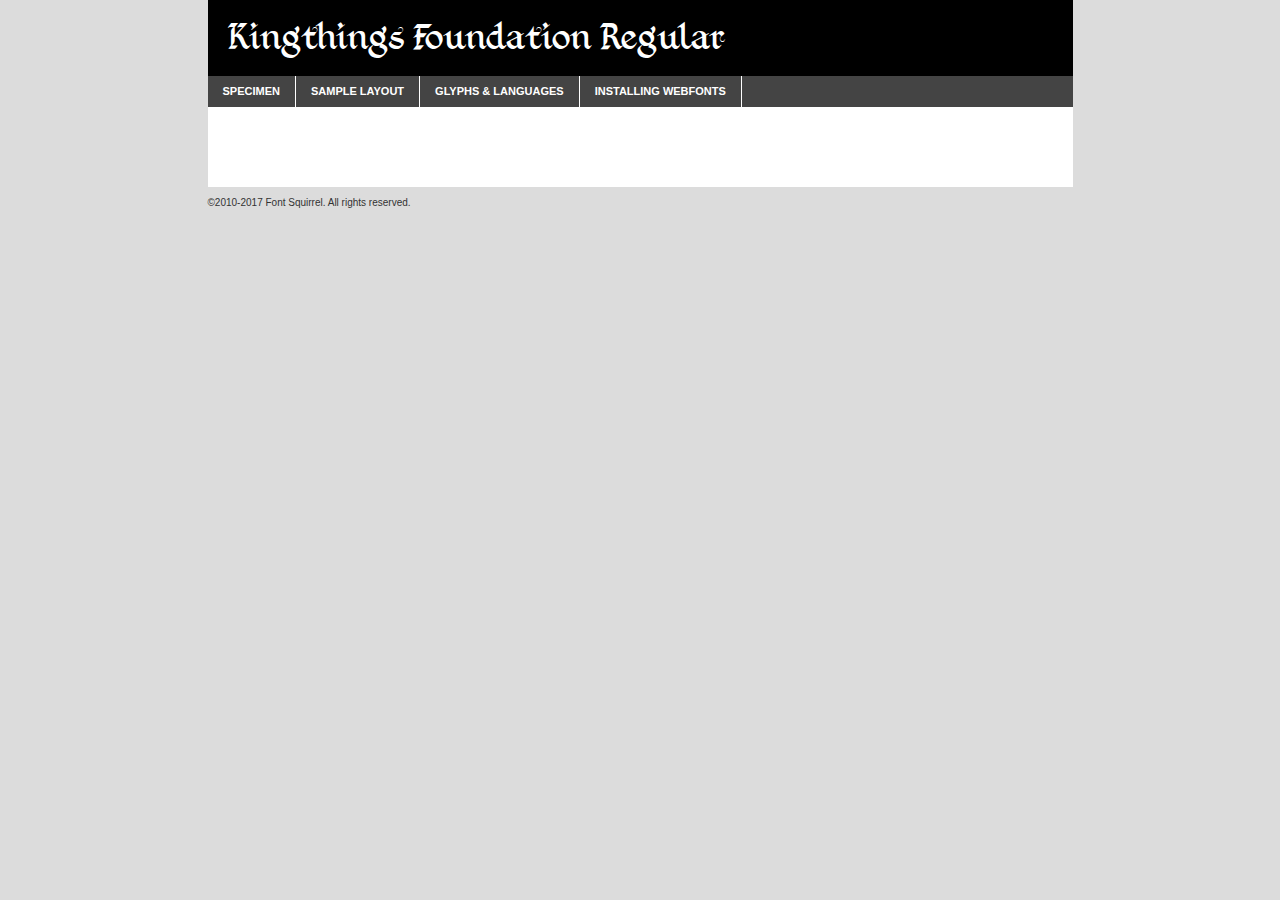
<file: fonts/Kingthings-Foundation/medievalfont/kingthings_foundation-demo.html>
<!DOCTYPE html PUBLIC "-//W3C//DTD XHTML 1.0 Transitional//EN"
        "http://www.w3.org/TR/xhtml1/DTD/xhtml1-transitional.dtd">

<html xmlns="http://www.w3.org/1999/xhtml" xml:lang="en" lang="en">
<head>
    <meta http-equiv="Content-Type" content="text/html; charset=utf-8"/>
    <script src="http://ajax.googleapis.com/ajax/libs/jquery/1.7.2/jquery.min.js" type="text/javascript" charset="utf-8"></script>
    <script type="text/javascript">
		(function($) {
			$.fn.easyTabs = function(option) {
				var param = jQuery.extend({ fadeSpeed: 'fast', defaultContent: 1, activeClass: 'active' }, option);
				$(this).each(function() {
					var thisId = '#' + this.id;
					if ( param.defaultContent == '' )
					{
						param.defaultContent = 1;
					}
					if ( typeof param.defaultContent == 'number' )
					{
						var defaultTab = $(thisId + ' .tabs li:eq(' + (param.defaultContent - 1) + ') a').attr('href').substr(1);
					}
					else
					{
						var defaultTab = param.defaultContent;
					}
					$(thisId + ' .tabs li a').each(function() {
						var tabToHide = $(this).attr('href').substr(1);
						$('#' + tabToHide).addClass('easytabs-tab-content');
					});
					hideAll();
					changeContent(defaultTab);

					function hideAll() {$(thisId + ' .easytabs-tab-content').hide();}

					function changeContent(tabId)
					{
						hideAll();
						$(thisId + ' .tabs li').removeClass(param.activeClass);
						$(thisId + ' .tabs li a[href=#' + tabId + ']').closest('li').addClass(param.activeClass);
						if ( param.fadeSpeed != 'none' )
						{
							$(thisId + ' #' + tabId).fadeIn(param.fadeSpeed);
						}
						else
						{
							$(thisId + ' #' + tabId).show();
						}
					}

					$(thisId + ' .tabs li').click(function() {
						var tabId = $(this).find('a').attr('href').substr(1);
						changeContent(tabId);
						return false;
					});
				});
			}
		})(jQuery);
    </script>
    <link rel="stylesheet" href="specimen_files/specimen_stylesheet.css" type="text/css" charset="utf-8"/>
    <link rel="stylesheet" href="stylesheet.css" type="text/css" charset="utf-8"/>

    <style type="text/css">
        		body {
			font-family: 'kingthings_foundationregular';
        		}

            </style>

    <title>Kingthings Foundation Regular Specimen</title>


    <script type="text/javascript" charset="utf-8">
		$(document).ready(function() {
			$('#container').easyTabs({ defaultContent: 1 });
		});
    </script>
</head>

<body>
<div id="container">
    <div id="header">
		Kingthings Foundation Regular    </div>
    <ul class="tabs">
        <li><a href="#specimen">Specimen</a></li>
        <li><a href="#layout">Sample Layout</a></li>
                <li><a href="#glyphs">Glyphs &amp; Languages</a></li>
        <li><a href="#installing">Installing Webfonts</a></li>

    </ul>

    <div id="main_content">


        <div id="specimen">

            <div class="section">
                <div class="grid12 firstcol">
                    <div class="huge">AaBb</div>
                </div>
            </div>

            <div class="section">
                <div class="glyph_range">A&#x200B;B&#x200b;C&#x200b;D&#x200b;E&#x200b;F&#x200b;G&#x200b;H&#x200b;I&#x200b;J&#x200b;K&#x200b;L&#x200b;M&#x200b;N&#x200b;O&#x200b;P&#x200b;Q&#x200b;R&#x200b;S&#x200b;T&#x200b;U&#x200b;V&#x200b;W&#x200b;X&#x200b;Y&#x200b;Z&#x200b;a&#x200b;b&#x200b;c&#x200b;d&#x200b;e&#x200b;f&#x200b;g&#x200b;h&#x200b;i&#x200b;j&#x200b;k&#x200b;l&#x200b;m&#x200b;n&#x200b;o&#x200b;p&#x200b;q&#x200b;r&#x200b;s&#x200b;t&#x200b;u&#x200b;v&#x200b;w&#x200b;x&#x200b;y&#x200b;z&#x200b;1&#x200b;2&#x200b;3&#x200b;4&#x200b;5&#x200b;6&#x200b;7&#x200b;8&#x200b;9&#x200b;0&#x200b;&amp;&#x200b;.&#x200b;,&#x200b;?&#x200b;!&#x200b;&#64;&#x200b;(&#x200b;)&#x200b;#&#x200b;$&#x200b;%&#x200b;*&#x200b;+&#x200b;-&#x200b;=&#x200b;:&#x200b;;</div>
            </div>
            <div class="section">
                <div class="grid12 firstcol">
                    <table class="sample_table">
                        <tr>
                            <td>10</td>
                            <td class="size10">abcdefghijklmnopqrstuvwxyzABCDEFGHIJKLMNOPQRSTUVWXYZ0123456789abcdefghijklmnopqrstuvwxyzABCDEFGHIJKLMNOPQRSTUVWXYZ0123456789abcdefghijklmnopqrstuvwxyzABCDEFGHIJKLMNOPQRSTUVWXYZ</td>
                        </tr>
                        <tr>
                            <td>11</td>
                            <td class="size11">abcdefghijklmnopqrstuvwxyzABCDEFGHIJKLMNOPQRSTUVWXYZ0123456789abcdefghijklmnopqrstuvwxyzABCDEFGHIJKLMNOPQRSTUVWXYZ0123456789abcdefghijklmnopqrstuvwxyzABCDEFGHIJKLMNOPQRSTUVWXYZ</td>
                        </tr>
                        <tr>
                            <td>12</td>
                            <td class="size12">abcdefghijklmnopqrstuvwxyzABCDEFGHIJKLMNOPQRSTUVWXYZ0123456789abcdefghijklmnopqrstuvwxyzABCDEFGHIJKLMNOPQRSTUVWXYZ0123456789abcdefghijklmnopqrstuvwxyzABCDEFGHIJKLMNOPQRSTUVWXYZ</td>
                        </tr>
                        <tr>
                            <td>13</td>
                            <td class="size13">abcdefghijklmnopqrstuvwxyzABCDEFGHIJKLMNOPQRSTUVWXYZ0123456789abcdefghijklmnopqrstuvwxyzABCDEFGHIJKLMNOPQRSTUVWXYZ0123456789abcdefghijklmnopqrstuvwxyzABCDEFGHIJKLMNOPQRSTUVWXYZ</td>
                        </tr>
                        <tr>
                            <td>14</td>
                            <td class="size14">abcdefghijklmnopqrstuvwxyzABCDEFGHIJKLMNOPQRSTUVWXYZ0123456789abcdefghijklmnopqrstuvwxyzABCDEFGHIJKLMNOPQRSTUVWXYZ0123456789abcdefghijklmnopqrstuvwxyzABCDEFGHIJKLMNOPQRSTUVWXYZ</td>
                        </tr>
                        <tr>
                            <td>16</td>
                            <td class="size16">abcdefghijklmnopqrstuvwxyzABCDEFGHIJKLMNOPQRSTUVWXYZ0123456789abcdefghijklmnopqrstuvwxyzABCDEFGHIJKLMNOPQRSTUVWXYZ</td>
                        </tr>
                        <tr>
                            <td>18</td>
                            <td class="size18">abcdefghijklmnopqrstuvwxyzABCDEFGHIJKLMNOPQRSTUVWXYZ0123456789abcdefghijklmnopqrstuvwxyzABCDEFGHIJKLMNOPQRSTUVWXYZ</td>
                        </tr>
                        <tr>
                            <td>20</td>
                            <td class="size20">abcdefghijklmnopqrstuvwxyzABCDEFGHIJKLMNOPQRSTUVWXYZ0123456789abcdefghijklmnopqrstuvwxyzABCDEFGHIJKLMNOPQRSTUVWXYZ</td>
                        </tr>
                        <tr>
                            <td>24</td>
                            <td class="size24">abcdefghijklmnopqrstuvwxyzABCDEFGHIJKLMNOPQRSTUVWXYZ0123456789abcdefghijklmnopqrstuvwxyzABCDEFGHIJKLMNOPQRSTUVWXYZ</td>
                        </tr>
                        <tr>
                            <td>30</td>
                            <td class="size30">abcdefghijklmnopqrstuvwxyzABCDEFGHIJKLMNOPQRSTUVWXYZ0123456789abcdefghijklmnopqrstuvwxyzABCDEFGHIJKLMNOPQRSTUVWXYZ</td>
                        </tr>
                        <tr>
                            <td>36</td>
                            <td class="size36">abcdefghijklmnopqrstuvwxyzABCDEFGHIJKLMNOPQRSTUVWXYZ0123456789abcdefghijklmnopqrstuvwxyzABCDEFGHIJKLMNOPQRSTUVWXYZ</td>
                        </tr>
                        <tr>
                            <td>48</td>
                            <td class="size48">abcdefghijklmnopqrstuvwxyzABCDEFGHIJKLMNOPQRSTUVWXYZ0123456789abcdefghijklmnopqrstuvwxyzABCDEFGHIJKLMNOPQRSTUVWXYZ</td>
                        </tr>
                        <tr>
                            <td>60</td>
                            <td class="size60">abcdefghijklmnopqrstuvwxyzABCDEFGHIJKLMNOPQRSTUVWXYZ0123456789abcdefghijklmnopqrstuvwxyzABCDEFGHIJKLMNOPQRSTUVWXYZ</td>
                        </tr>
                        <tr>
                            <td>72</td>
                            <td class="size72">abcdefghijklmnopqrstuvwxyzABCDEFGHIJKLMNOPQRSTUVWXYZ0123456789abcdefghijklmnopqrstuvwxyzABCDEFGHIJKLMNOPQRSTUVWXYZ</td>
                        </tr>
                        <tr>
                            <td>90</td>
                            <td class="size90">abcdefghijklmnopqrstuvwxyzABCDEFGHIJKLMNOPQRSTUVWXYZ0123456789abcdefghijklmnopqrstuvwxyzABCDEFGHIJKLMNOPQRSTUVWXYZ</td>
                        </tr>
                    </table>

                </div>

            </div>


            <div class="section" id="bodycomparison">


                <div id="xheight">
                    <div class="fontbody">&#x25FC;&#x25FC;&#x25FC;&#x25FC;&#x25FC;&#x25FC;&#x25FC;&#x25FC;&#x25FC;&#x25FC;&#x25FC;&#x25FC;&#x25FC;&#x25FC;&#x25FC;&#x25FC;&#x25FC;&#x25FC;&#x25FC;&#x25FC;&#x25FC;&#x25FC;&#x25FC;&#x25FC;&#x25FC;&#x25FC;&#x25FC;&#x25FC;&#x25FC;&#x25FC;&#x25FC;&#x25FC;&#x25FC;&#x25FC;&#x25FC;&#x25FC;&#x25FC;&#x25FC;&#x25FC;&#x25FC;&#x25FC;&#x25FC;&#x25FC;&#x25FC;&#x25FC;&#x25FC;&#x25FC;&#x25FC;&#x25FC;&#x25FC;&#x25FC;&#x25FC;&#x25FC;&#x25FC;&#x25FC;&#x25FC;&#x25FC;&#x25FC;&#x25FC;&#x25FC;&#x25FC;&#x25FC;&#x25FC;&#x25FC;&#x25FC;&#x25FC;&#x25FC;&#x25FC;&#x25FC;&#x25FC;&#x25FC;&#x25FC;&#x25FC;&#x25FC;&#x25FC;&#x25FC;&#x25FC;&#x25FC;&#x25FC;&#x25FC;&#x25FC;&#x25FC;&#x25FC;&#x25FC;&#x25FC;&#x25FC;&#x25FC;&#x25FC;&#x25FC;&#x25FC;&#x25FC;&#x25FC;&#x25FC;&#x25FC;&#x25FC;&#x25FC;&#x25FC;&#x25FC;&#x25FC;body</div>
                    <div class="arialbody">body</div>
                    <div class="verdanabody">body</div>
                    <div class="georgiabody">body</div>
                </div>
                <div class="fontbody" style="z-index:1">
                    body<span>Kingthings Foundation Regular</span>
                </div>
                <div class="arialbody" style="z-index:1">
                    body<span>Arial</span>
                </div>
                <div class="verdanabody" style="z-index:1">
                    body<span>Verdana</span>
                </div>
                <div class="georgiabody" style="z-index:1">
                    body<span>Georgia</span>
                </div>


            </div>


            <div class="section psample psample_row1" id="">

                <div class="grid2 firstcol">
                    <p class="size10"><span>10.</span>Aenean lacinia bibendum nulla sed consectetur. Fusce dapibus, tellus ac cursus commodo, tortor mauris condimentum nibh, ut fermentum massa justo sit amet risus. Nullam id dolor id nibh ultricies vehicula ut id elit. Cum sociis natoque penatibus et magnis dis parturient montes, nascetur ridiculus mus. Nulla vitae elit libero, a pharetra augue.</p>

                </div>
                <div class="grid3">
                    <p class="size11"><span>11.</span>Aenean lacinia bibendum nulla sed consectetur. Fusce dapibus, tellus ac cursus commodo, tortor mauris condimentum nibh, ut fermentum massa justo sit amet risus. Nullam id dolor id nibh ultricies vehicula ut id elit. Cum sociis natoque penatibus et magnis dis parturient montes, nascetur ridiculus mus. Nulla vitae elit libero, a pharetra augue.</p>

                </div>
                <div class="grid3">
                    <p class="size12"><span>12.</span>Aenean lacinia bibendum nulla sed consectetur. Fusce dapibus, tellus ac cursus commodo, tortor mauris condimentum nibh, ut fermentum massa justo sit amet risus. Nullam id dolor id nibh ultricies vehicula ut id elit. Cum sociis natoque penatibus et magnis dis parturient montes, nascetur ridiculus mus. Nulla vitae elit libero, a pharetra augue.</p>

                </div>
                <div class="grid4">
                    <p class="size13"><span>13.</span>Aenean lacinia bibendum nulla sed consectetur. Fusce dapibus, tellus ac cursus commodo, tortor mauris condimentum nibh, ut fermentum massa justo sit amet risus. Nullam id dolor id nibh ultricies vehicula ut id elit. Cum sociis natoque penatibus et magnis dis parturient montes, nascetur ridiculus mus. Nulla vitae elit libero, a pharetra augue.</p>

                </div>
                <div class="white_blend"></div>

            </div>
            <div class="section psample psample_row2" id="">
                <div class="grid3 firstcol">
                    <p class="size14"><span>14.</span>Aenean lacinia bibendum nulla sed consectetur. Fusce dapibus, tellus ac cursus commodo, tortor mauris condimentum nibh, ut fermentum massa justo sit amet risus. Nullam id dolor id nibh ultricies vehicula ut id elit. Cum sociis natoque penatibus et magnis dis parturient montes, nascetur ridiculus mus. Nulla vitae elit libero, a pharetra augue.</p>

                </div>
                <div class="grid4">
                    <p class="size16"><span>16.</span>Aenean lacinia bibendum nulla sed consectetur. Fusce dapibus, tellus ac cursus commodo, tortor mauris condimentum nibh, ut fermentum massa justo sit amet risus. Nullam id dolor id nibh ultricies vehicula ut id elit. Cum sociis natoque penatibus et magnis dis parturient montes, nascetur ridiculus mus. Nulla vitae elit libero, a pharetra augue.</p>

                </div>
                <div class="grid5">
                    <p class="size18"><span>18.</span>Aenean lacinia bibendum nulla sed consectetur. Fusce dapibus, tellus ac cursus commodo, tortor mauris condimentum nibh, ut fermentum massa justo sit amet risus. Nullam id dolor id nibh ultricies vehicula ut id elit. Cum sociis natoque penatibus et magnis dis parturient montes, nascetur ridiculus mus. Nulla vitae elit libero, a pharetra augue.</p>

                </div>

                <div class="white_blend"></div>

            </div>

            <div class="section psample psample_row3" id="">
                <div class="grid5 firstcol">
                    <p class="size20"><span>20.</span>Aenean lacinia bibendum nulla sed consectetur. Fusce dapibus, tellus ac cursus commodo, tortor mauris condimentum nibh, ut fermentum massa justo sit amet risus. Nullam id dolor id nibh ultricies vehicula ut id elit. Cum sociis natoque penatibus et magnis dis parturient montes, nascetur ridiculus mus. Nulla vitae elit libero, a pharetra augue.</p>
                </div>
                <div class="grid7">
                    <p class="size24"><span>24.</span>Aenean lacinia bibendum nulla sed consectetur. Fusce dapibus, tellus ac cursus commodo, tortor mauris condimentum nibh, ut fermentum massa justo sit amet risus. Nullam id dolor id nibh ultricies vehicula ut id elit. Cum sociis natoque penatibus et magnis dis parturient montes, nascetur ridiculus mus. Nulla vitae elit libero, a pharetra augue.</p>
                </div>

                <div class="white_blend"></div>

            </div>

            <div class="section psample psample_row4" id="">
                <div class="grid12 firstcol">
                    <p class="size30"><span>30.</span>Aenean lacinia bibendum nulla sed consectetur. Fusce dapibus, tellus ac cursus commodo, tortor mauris condimentum nibh, ut fermentum massa justo sit amet risus. Nullam id dolor id nibh ultricies vehicula ut id elit. Cum sociis natoque penatibus et magnis dis parturient montes, nascetur ridiculus mus. Nulla vitae elit libero, a pharetra augue.</p>
                </div>
                <div class="white_blend"></div>

            </div>


            <div class="section psample psample_row1 fullreverse">
                <div class="grid2 firstcol">
                    <p class="size10"><span>10.</span>Aenean lacinia bibendum nulla sed consectetur. Fusce dapibus, tellus ac cursus commodo, tortor mauris condimentum nibh, ut fermentum massa justo sit amet risus. Nullam id dolor id nibh ultricies vehicula ut id elit. Cum sociis natoque penatibus et magnis dis parturient montes, nascetur ridiculus mus. Nulla vitae elit libero, a pharetra augue.</p>

                </div>
                <div class="grid3">
                    <p class="size11"><span>11.</span>Aenean lacinia bibendum nulla sed consectetur. Fusce dapibus, tellus ac cursus commodo, tortor mauris condimentum nibh, ut fermentum massa justo sit amet risus. Nullam id dolor id nibh ultricies vehicula ut id elit. Cum sociis natoque penatibus et magnis dis parturient montes, nascetur ridiculus mus. Nulla vitae elit libero, a pharetra augue.</p>

                </div>
                <div class="grid3">
                    <p class="size12"><span>12.</span>Aenean lacinia bibendum nulla sed consectetur. Fusce dapibus, tellus ac cursus commodo, tortor mauris condimentum nibh, ut fermentum massa justo sit amet risus. Nullam id dolor id nibh ultricies vehicula ut id elit. Cum sociis natoque penatibus et magnis dis parturient montes, nascetur ridiculus mus. Nulla vitae elit libero, a pharetra augue.</p>

                </div>
                <div class="grid4">
                    <p class="size13"><span>13.</span>Aenean lacinia bibendum nulla sed consectetur. Fusce dapibus, tellus ac cursus commodo, tortor mauris condimentum nibh, ut fermentum massa justo sit amet risus. Nullam id dolor id nibh ultricies vehicula ut id elit. Cum sociis natoque penatibus et magnis dis parturient montes, nascetur ridiculus mus. Nulla vitae elit libero, a pharetra augue.</p>

                </div>
                <div class="black_blend"></div>

            </div>

            <div class="section psample psample_row2 fullreverse">
                <div class="grid3 firstcol">
                    <p class="size14"><span>14.</span>Aenean lacinia bibendum nulla sed consectetur. Fusce dapibus, tellus ac cursus commodo, tortor mauris condimentum nibh, ut fermentum massa justo sit amet risus. Nullam id dolor id nibh ultricies vehicula ut id elit. Cum sociis natoque penatibus et magnis dis parturient montes, nascetur ridiculus mus. Nulla vitae elit libero, a pharetra augue.</p>

                </div>
                <div class="grid4">
                    <p class="size16"><span>16.</span>Aenean lacinia bibendum nulla sed consectetur. Fusce dapibus, tellus ac cursus commodo, tortor mauris condimentum nibh, ut fermentum massa justo sit amet risus. Nullam id dolor id nibh ultricies vehicula ut id elit. Cum sociis natoque penatibus et magnis dis parturient montes, nascetur ridiculus mus. Nulla vitae elit libero, a pharetra augue.</p>

                </div>
                <div class="grid5">
                    <p class="size18"><span>18.</span>Aenean lacinia bibendum nulla sed consectetur. Fusce dapibus, tellus ac cursus commodo, tortor mauris condimentum nibh, ut fermentum massa justo sit amet risus. Nullam id dolor id nibh ultricies vehicula ut id elit. Cum sociis natoque penatibus et magnis dis parturient montes, nascetur ridiculus mus. Nulla vitae elit libero, a pharetra augue.</p>

                </div>
                <div class="black_blend"></div>

            </div>

            <div class="section psample fullreverse psample_row3" id="">
                <div class="grid5 firstcol">
                    <p class="size20"><span>20.</span>Aenean lacinia bibendum nulla sed consectetur. Fusce dapibus, tellus ac cursus commodo, tortor mauris condimentum nibh, ut fermentum massa justo sit amet risus. Nullam id dolor id nibh ultricies vehicula ut id elit. Cum sociis natoque penatibus et magnis dis parturient montes, nascetur ridiculus mus. Nulla vitae elit libero, a pharetra augue.</p>
                </div>
                <div class="grid7">
                    <p class="size24"><span>24.</span>Aenean lacinia bibendum nulla sed consectetur. Fusce dapibus, tellus ac cursus commodo, tortor mauris condimentum nibh, ut fermentum massa justo sit amet risus. Nullam id dolor id nibh ultricies vehicula ut id elit. Cum sociis natoque penatibus et magnis dis parturient montes, nascetur ridiculus mus. Nulla vitae elit libero, a pharetra augue.</p>
                </div>

                <div class="black_blend"></div>

            </div>

            <div class="section psample fullreverse psample_row4" id="" style="border-bottom: 20px #000 solid;">
                <div class="grid12 firstcol">
                    <p class="size30"><span>30.</span>Aenean lacinia bibendum nulla sed consectetur. Fusce dapibus, tellus ac cursus commodo, tortor mauris condimentum nibh, ut fermentum massa justo sit amet risus. Nullam id dolor id nibh ultricies vehicula ut id elit. Cum sociis natoque penatibus et magnis dis parturient montes, nascetur ridiculus mus. Nulla vitae elit libero, a pharetra augue.</p>
                </div>
                <div class="black_blend"></div>

            </div>


        </div>

        <div id="layout">

            <div class="section">

                <div class="grid12 firstcol">
                    <h1>Lorem Ipsum Dolor</h1>
                    <h2>Etiam porta sem malesuada magna mollis euismod</h2>

                    <p class="byline">By <a href="#link">Aenean Lacinia</a></p>
                </div>
            </div>
            <div class="section">
                <div class="grid8 firstcol">
                    <p class="large">Donec sed odio dui. Morbi leo risus, porta ac consectetur ac, vestibulum at eros. Fusce dapibus, tellus ac cursus commodo, tortor mauris condimentum nibh, ut fermentum massa justo sit amet risus. </p>


                    <h3>Pellentesque ornare sem</h3>

                    <p>Maecenas sed diam eget risus varius blandit sit amet non magna. Maecenas faucibus mollis interdum. Donec ullamcorper nulla non metus auctor fringilla. Nullam id dolor id nibh ultricies vehicula ut id elit. Nullam id dolor id nibh ultricies vehicula ut id elit. </p>

                    <p>Aenean eu leo quam. Pellentesque ornare sem lacinia quam venenatis vestibulum. Lorem ipsum dolor sit amet, consectetur adipiscing elit. Cum sociis natoque penatibus et magnis dis parturient montes, nascetur ridiculus mus. </p>

                    <p>Nulla vitae elit libero, a pharetra augue. Praesent commodo cursus magna, vel scelerisque nisl consectetur et. Aenean lacinia bibendum nulla sed consectetur. </p>

                    <p>Nullam quis risus eget urna mollis ornare vel eu leo. Nullam quis risus eget urna mollis ornare vel eu leo. Maecenas sed diam eget risus varius blandit sit amet non magna. Donec ullamcorper nulla non metus auctor fringilla. </p>

                    <h3>Cras mattis consectetur</h3>

                    <p>Aenean eu leo quam. Pellentesque ornare sem lacinia quam venenatis vestibulum. Aenean lacinia bibendum nulla sed consectetur. Integer posuere erat a ante venenatis dapibus posuere velit aliquet. Cras mattis consectetur purus sit amet fermentum. </p>

                    <p>Nullam id dolor id nibh ultricies vehicula ut id elit. Nullam quis risus eget urna mollis ornare vel eu leo. Cras mattis consectetur purus sit amet fermentum.</p>
                </div>

                <div class="grid4 sidebar">

                    <div class="box reverse">
                        <p class="last">Nullam quis risus eget urna mollis ornare vel eu leo. Donec ullamcorper nulla non metus auctor fringilla. Cras mattis consectetur purus sit amet fermentum. Sed posuere consectetur est at lobortis. Lorem ipsum dolor sit amet, consectetur adipiscing elit. </p>
                    </div>

                    <p class="caption">Maecenas sed diam eget risus varius.</p>

                    <p>Vestibulum id ligula porta felis euismod semper. Integer posuere erat a ante venenatis dapibus posuere velit aliquet. Vestibulum id ligula porta felis euismod semper. Sed posuere consectetur est at lobortis. Maecenas sed diam eget risus varius blandit sit amet non magna. Fusce dapibus, tellus ac cursus commodo, tortor mauris condimentum nibh, ut fermentum massa justo sit amet risus. </p>


                    <p>Duis mollis, est non commodo luctus, nisi erat porttitor ligula, eget lacinia odio sem nec elit. Aenean lacinia bibendum nulla sed consectetur. Vivamus sagittis lacus vel augue laoreet rutrum faucibus dolor auctor. Aenean lacinia bibendum nulla sed consectetur. Nullam quis risus eget urna mollis ornare vel eu leo. </p>

                    <p>Praesent commodo cursus magna, vel scelerisque nisl consectetur et. Donec ullamcorper nulla non metus auctor fringilla. Maecenas faucibus mollis interdum. Fusce dapibus, tellus ac cursus commodo, tortor mauris condimentum nibh, ut fermentum massa justo sit amet risus. </p>

                </div>
            </div>

        </div>


		

        <div id="glyphs">
            <div class="section">
                <div class="grid12 firstcol">

                    <h1>Language Support</h1>
                    <p>The subset of Kingthings Foundation Regular in this kit supports the following languages:<br/>

						English, Arrernte, Bislama, Cebuano, Fijian, Gilbertese, Hmong, Ibanag, Iloko_ilokano, Interglossa_glosa, Interlingua, Lojban, Norfolk_pitcairnese, Oromo, Rotokas, Seychelles_creole, Shona, Somali, Southern_ndebele, Swahili, Swati_swazi, Tok_pisin, Warlpiri, Xhosa, Zulu, Latinbasic, Demo                    </p>
                    <h1>Glyph Chart</h1>
                    <p>The subset of Kingthings Foundation Regular in this kit includes all the glyphs listed below. Unicode entities are included above each glyph to help you insert individual characters into your layout.</p>
                    <div id="glyph_chart">

						                            							                                <div><p>&amp;#13;</p>&#13;</div>
																				                                <div><p>&amp;#32;</p>&#32;</div>
																				                                <div><p>&amp;#33;</p>&#33;</div>
																				                                <div><p>&amp;#34;</p>&#34;</div>
																				                                <div><p>&amp;#35;</p>&#35;</div>
																				                                <div><p>&amp;#36;</p>&#36;</div>
																				                                <div><p>&amp;#37;</p>&#37;</div>
																				                                <div><p>&amp;#38;</p>&#38;</div>
																				                                <div><p>&amp;#39;</p>&#39;</div>
																				                                <div><p>&amp;#40;</p>&#40;</div>
																				                                <div><p>&amp;#41;</p>&#41;</div>
																				                                <div><p>&amp;#42;</p>&#42;</div>
																				                                <div><p>&amp;#43;</p>&#43;</div>
																				                                <div><p>&amp;#44;</p>&#44;</div>
																				                                <div><p>&amp;#45;</p>&#45;</div>
																				                                <div><p>&amp;#46;</p>&#46;</div>
																				                                <div><p>&amp;#47;</p>&#47;</div>
																				                                <div><p>&amp;#48;</p>&#48;</div>
																				                                <div><p>&amp;#49;</p>&#49;</div>
																				                                <div><p>&amp;#50;</p>&#50;</div>
																				                                <div><p>&amp;#51;</p>&#51;</div>
																				                                <div><p>&amp;#52;</p>&#52;</div>
																				                                <div><p>&amp;#53;</p>&#53;</div>
																				                                <div><p>&amp;#54;</p>&#54;</div>
																				                                <div><p>&amp;#55;</p>&#55;</div>
																				                                <div><p>&amp;#56;</p>&#56;</div>
																				                                <div><p>&amp;#57;</p>&#57;</div>
																				                                <div><p>&amp;#58;</p>&#58;</div>
																				                                <div><p>&amp;#59;</p>&#59;</div>
																				                                <div><p>&amp;#60;</p>&#60;</div>
																				                                <div><p>&amp;#61;</p>&#61;</div>
																				                                <div><p>&amp;#62;</p>&#62;</div>
																				                                <div><p>&amp;#63;</p>&#63;</div>
																				                                <div><p>&amp;#64;</p>&#64;</div>
																				                                <div><p>&amp;#65;</p>&#65;</div>
																				                                <div><p>&amp;#66;</p>&#66;</div>
																				                                <div><p>&amp;#67;</p>&#67;</div>
																				                                <div><p>&amp;#68;</p>&#68;</div>
																				                                <div><p>&amp;#69;</p>&#69;</div>
																				                                <div><p>&amp;#70;</p>&#70;</div>
																				                                <div><p>&amp;#71;</p>&#71;</div>
																				                                <div><p>&amp;#72;</p>&#72;</div>
																				                                <div><p>&amp;#73;</p>&#73;</div>
																				                                <div><p>&amp;#74;</p>&#74;</div>
																				                                <div><p>&amp;#75;</p>&#75;</div>
																				                                <div><p>&amp;#76;</p>&#76;</div>
																				                                <div><p>&amp;#77;</p>&#77;</div>
																				                                <div><p>&amp;#78;</p>&#78;</div>
																				                                <div><p>&amp;#79;</p>&#79;</div>
																				                                <div><p>&amp;#80;</p>&#80;</div>
																				                                <div><p>&amp;#81;</p>&#81;</div>
																				                                <div><p>&amp;#82;</p>&#82;</div>
																				                                <div><p>&amp;#83;</p>&#83;</div>
																				                                <div><p>&amp;#84;</p>&#84;</div>
																				                                <div><p>&amp;#85;</p>&#85;</div>
																				                                <div><p>&amp;#86;</p>&#86;</div>
																				                                <div><p>&amp;#87;</p>&#87;</div>
																				                                <div><p>&amp;#88;</p>&#88;</div>
																				                                <div><p>&amp;#89;</p>&#89;</div>
																				                                <div><p>&amp;#90;</p>&#90;</div>
																				                                <div><p>&amp;#91;</p>&#91;</div>
																				                                <div><p>&amp;#92;</p>&#92;</div>
																				                                <div><p>&amp;#93;</p>&#93;</div>
																				                                <div><p>&amp;#95;</p>&#95;</div>
																				                                <div><p>&amp;#97;</p>&#97;</div>
																				                                <div><p>&amp;#98;</p>&#98;</div>
																				                                <div><p>&amp;#99;</p>&#99;</div>
																				                                <div><p>&amp;#100;</p>&#100;</div>
																				                                <div><p>&amp;#101;</p>&#101;</div>
																				                                <div><p>&amp;#102;</p>&#102;</div>
																				                                <div><p>&amp;#103;</p>&#103;</div>
																				                                <div><p>&amp;#104;</p>&#104;</div>
																				                                <div><p>&amp;#105;</p>&#105;</div>
																				                                <div><p>&amp;#106;</p>&#106;</div>
																				                                <div><p>&amp;#107;</p>&#107;</div>
																				                                <div><p>&amp;#108;</p>&#108;</div>
																				                                <div><p>&amp;#109;</p>&#109;</div>
																				                                <div><p>&amp;#110;</p>&#110;</div>
																				                                <div><p>&amp;#111;</p>&#111;</div>
																				                                <div><p>&amp;#112;</p>&#112;</div>
																				                                <div><p>&amp;#113;</p>&#113;</div>
																				                                <div><p>&amp;#114;</p>&#114;</div>
																				                                <div><p>&amp;#115;</p>&#115;</div>
																				                                <div><p>&amp;#116;</p>&#116;</div>
																				                                <div><p>&amp;#117;</p>&#117;</div>
																				                                <div><p>&amp;#118;</p>&#118;</div>
																				                                <div><p>&amp;#119;</p>&#119;</div>
																				                                <div><p>&amp;#120;</p>&#120;</div>
																				                                <div><p>&amp;#121;</p>&#121;</div>
																				                                <div><p>&amp;#122;</p>&#122;</div>
																				                                <div><p>&amp;#123;</p>&#123;</div>
																				                                <div><p>&amp;#124;</p>&#124;</div>
																				                                <div><p>&amp;#125;</p>&#125;</div>
																				                                <div><p>&amp;#160;</p>&#160;</div>
																				                                <div><p>&amp;#163;</p>&#163;</div>
																				                                <div><p>&amp;#166;</p>&#166;</div>
																				                                <div><p>&amp;#173;</p>&#173;</div>
																				                                <div><p>&amp;#188;</p>&#188;</div>
																				                                <div><p>&amp;#189;</p>&#189;</div>
																				                                <div><p>&amp;#190;</p>&#190;</div>
																				                                <div><p>&amp;#215;</p>&#215;</div>
																				                                <div><p>&amp;#247;</p>&#247;</div>
																				                                <div><p>&amp;#8192;</p>&#8192;</div>
																				                                <div><p>&amp;#8193;</p>&#8193;</div>
																				                                <div><p>&amp;#8194;</p>&#8194;</div>
																				                                <div><p>&amp;#8195;</p>&#8195;</div>
																				                                <div><p>&amp;#8196;</p>&#8196;</div>
																				                                <div><p>&amp;#8197;</p>&#8197;</div>
																				                                <div><p>&amp;#8198;</p>&#8198;</div>
																				                                <div><p>&amp;#8199;</p>&#8199;</div>
																				                                <div><p>&amp;#8200;</p>&#8200;</div>
																				                                <div><p>&amp;#8201;</p>&#8201;</div>
																				                                <div><p>&amp;#8202;</p>&#8202;</div>
																				                                <div><p>&amp;#8208;</p>&#8208;</div>
																				                                <div><p>&amp;#8209;</p>&#8209;</div>
																				                                <div><p>&amp;#8210;</p>&#8210;</div>
																				                                <div><p>&amp;#8211;</p>&#8211;</div>
																				                                <div><p>&amp;#8212;</p>&#8212;</div>
																				                                <div><p>&amp;#8216;</p>&#8216;</div>
																				                                <div><p>&amp;#8217;</p>&#8217;</div>
																				                                <div><p>&amp;#8220;</p>&#8220;</div>
																				                                <div><p>&amp;#8221;</p>&#8221;</div>
																				                                <div><p>&amp;#8239;</p>&#8239;</div>
																				                                <div><p>&amp;#8287;</p>&#8287;</div>
																				                                <div><p>&amp;#9724;</p>&#9724;</div>
																																													                    </div>
                </div>


            </div>
        </div>


        <div id="specs">

        </div>

        <div id="installing">
            <div class="section">
                <div class="grid7 firstcol">
                    <h1>Installing Webfonts</h1>

                    <p>Webfonts are supported by all major browser platforms but not all in the same way. There are currently four different font formats that must be included in order to target all browsers. This includes TTF, WOFF, EOT and SVG.</p>

                    <h2>1. Upload your webfonts</h2>
                    <p>You must upload your webfont kit to your website. They should be in or near the same directory as your CSS files.</p>

                    <h2>2. Include the webfont stylesheet</h2>
                    <p>A special CSS @font-face declaration helps the various browsers select the appropriate font it needs without causing you a bunch of headaches. Learn more about this syntax by reading the <a href="https://www.fontspring.com/blog/further-hardening-of-the-bulletproof-syntax">Fontspring blog post</a> about it. The code for it is as follows:</p>


                    <code>
                        @font-face{
                        font-family: 'MyWebFont';
                        src: url('WebFont.eot');
                        src: url('WebFont.eot?#iefix') format('embedded-opentype'),
                        url('WebFont.woff') format('woff'),
                        url('WebFont.ttf') format('truetype'),
                        url('WebFont.svg#webfont') format('svg');
                        }
                    </code>

                    <p>We've already gone ahead and generated the code for you. All you have to do is link to the stylesheet in your HTML, like this:</p>
                    <code>&lt;link rel=&quot;stylesheet&quot; href=&quot;stylesheet.css&quot; type=&quot;text/css&quot; charset=&quot;utf-8&quot; /&gt;</code>

                    <h2>3. Modify your own stylesheet</h2>
                    <p>To take advantage of your new fonts, you must tell your stylesheet to use them. Look at the original @font-face declaration above and find the property called "font-family." The name linked there will be what you use to reference the font. Prepend that webfont name to the font stack in the "font-family" property, inside the selector you want to change. For example:</p>
                    <code>p { font-family: 'WebFont', Arial, sans-serif; }</code>

                    <h2>4. Test</h2>
                    <p>Getting webfonts to work cross-browser <em>can</em> be tricky. Use the information in the sidebar to help you if you find that fonts aren't loading in a particular browser.</p>
                </div>

                <div class="grid5 sidebar">
                    <div class="box">
                        <h2>Troubleshooting<br/>Font-Face Problems</h2>
                        <p>Having trouble getting your webfonts to load in your new website? Here are some tips to sort out what might be the problem.</p>

                        <h3>Fonts not showing in any browser</h3>

                        <p>This sounds like you need to work on the plumbing. You either did not upload the fonts to the correct directory, or you did not link the fonts properly in the CSS. If you've confirmed that all this is correct and you still have a problem, take a look at your .htaccess file and see if requests are getting intercepted.</p>

                        <h3>Fonts not loading in iPhone or iPad</h3>

                        <p>The most common problem here is that you are serving the fonts from an IIS server. IIS refuses to serve files that have unknown MIME types. If that is the case, you must set the MIME type for SVG to "image/svg+xml" in the server settings. Follow these instructions from Microsoft if you need help.</p>

                        <h3>Fonts not loading in Firefox</h3>

                        <p>The primary reason for this failure? You are still using a version Firefox older than 3.5. So upgrade already! If that isn't it, then you are very likely serving fonts from a different domain. Firefox requires that all font assets be served from the same domain. Lastly it is possible that you need to add WOFF to your list of MIME types (if you are serving via IIS.)</p>

                        <h3>Fonts not loading in IE</h3>

                        <p>Are you looking at Internet Explorer on an actual Windows machine or are you cheating by using a service like Adobe BrowserLab? Many of these screenshot services do not render @font-face for IE. Best to test it on a real machine.</p>

                        <h3>Fonts not loading in IE9</h3>

                        <p>IE9, like Firefox, requires that fonts be served from the same domain as the website. Make sure that is the case.</p>
                    </div>
                </div>
            </div>

        </div>

    </div>
    <div id="footer">
        <p>&copy;2010-2017 Font Squirrel. All rights reserved.</p>
    </div>
</div>
</body>
</html>
</file>
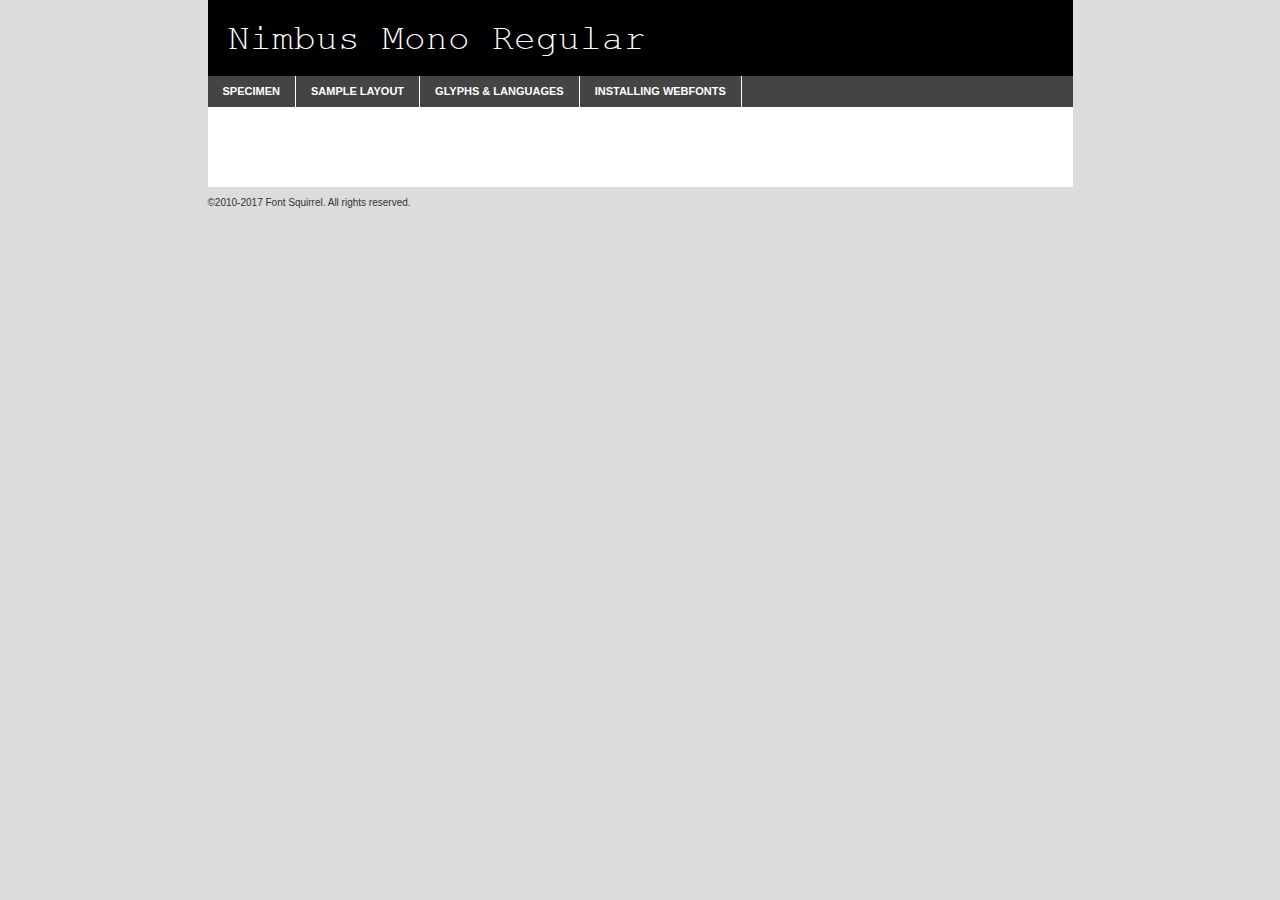
<file: fonts/nimbus-mono/body/nimbusmono-regular-demo.html>
<!DOCTYPE html PUBLIC "-//W3C//DTD XHTML 1.0 Transitional//EN"
        "http://www.w3.org/TR/xhtml1/DTD/xhtml1-transitional.dtd">

<html xmlns="http://www.w3.org/1999/xhtml" xml:lang="en" lang="en">
<head>
    <meta http-equiv="Content-Type" content="text/html; charset=utf-8"/>
    <script src="http://ajax.googleapis.com/ajax/libs/jquery/1.7.2/jquery.min.js" type="text/javascript" charset="utf-8"></script>
    <script type="text/javascript">
		(function($) {
			$.fn.easyTabs = function(option) {
				var param = jQuery.extend({ fadeSpeed: 'fast', defaultContent: 1, activeClass: 'active' }, option);
				$(this).each(function() {
					var thisId = '#' + this.id;
					if ( param.defaultContent == '' )
					{
						param.defaultContent = 1;
					}
					if ( typeof param.defaultContent == 'number' )
					{
						var defaultTab = $(thisId + ' .tabs li:eq(' + (param.defaultContent - 1) + ') a').attr('href').substr(1);
					}
					else
					{
						var defaultTab = param.defaultContent;
					}
					$(thisId + ' .tabs li a').each(function() {
						var tabToHide = $(this).attr('href').substr(1);
						$('#' + tabToHide).addClass('easytabs-tab-content');
					});
					hideAll();
					changeContent(defaultTab);

					function hideAll() {$(thisId + ' .easytabs-tab-content').hide();}

					function changeContent(tabId)
					{
						hideAll();
						$(thisId + ' .tabs li').removeClass(param.activeClass);
						$(thisId + ' .tabs li a[href=#' + tabId + ']').closest('li').addClass(param.activeClass);
						if ( param.fadeSpeed != 'none' )
						{
							$(thisId + ' #' + tabId).fadeIn(param.fadeSpeed);
						}
						else
						{
							$(thisId + ' #' + tabId).show();
						}
					}

					$(thisId + ' .tabs li').click(function() {
						var tabId = $(this).find('a').attr('href').substr(1);
						changeContent(tabId);
						return false;
					});
				});
			}
		})(jQuery);
    </script>
    <link rel="stylesheet" href="specimen_files/specimen_stylesheet.css" type="text/css" charset="utf-8"/>
    <link rel="stylesheet" href="stylesheet.css" type="text/css" charset="utf-8"/>

    <style type="text/css">
        		body {
			font-family: 'nimbus_monoregular';
        		}

            </style>

    <title>Nimbus Mono Regular Specimen</title>


    <script type="text/javascript" charset="utf-8">
		$(document).ready(function() {
			$('#container').easyTabs({ defaultContent: 1 });
		});
    </script>
</head>

<body>
<div id="container">
    <div id="header">
		Nimbus Mono Regular    </div>
    <ul class="tabs">
        <li><a href="#specimen">Specimen</a></li>
        <li><a href="#layout">Sample Layout</a></li>
                <li><a href="#glyphs">Glyphs &amp; Languages</a></li>
        <li><a href="#installing">Installing Webfonts</a></li>

    </ul>

    <div id="main_content">


        <div id="specimen">

            <div class="section">
                <div class="grid12 firstcol">
                    <div class="huge">AaBb</div>
                </div>
            </div>

            <div class="section">
                <div class="glyph_range">A&#x200B;B&#x200b;C&#x200b;D&#x200b;E&#x200b;F&#x200b;G&#x200b;H&#x200b;I&#x200b;J&#x200b;K&#x200b;L&#x200b;M&#x200b;N&#x200b;O&#x200b;P&#x200b;Q&#x200b;R&#x200b;S&#x200b;T&#x200b;U&#x200b;V&#x200b;W&#x200b;X&#x200b;Y&#x200b;Z&#x200b;a&#x200b;b&#x200b;c&#x200b;d&#x200b;e&#x200b;f&#x200b;g&#x200b;h&#x200b;i&#x200b;j&#x200b;k&#x200b;l&#x200b;m&#x200b;n&#x200b;o&#x200b;p&#x200b;q&#x200b;r&#x200b;s&#x200b;t&#x200b;u&#x200b;v&#x200b;w&#x200b;x&#x200b;y&#x200b;z&#x200b;1&#x200b;2&#x200b;3&#x200b;4&#x200b;5&#x200b;6&#x200b;7&#x200b;8&#x200b;9&#x200b;0&#x200b;&amp;&#x200b;.&#x200b;,&#x200b;?&#x200b;!&#x200b;&#64;&#x200b;(&#x200b;)&#x200b;#&#x200b;$&#x200b;%&#x200b;*&#x200b;+&#x200b;-&#x200b;=&#x200b;:&#x200b;;</div>
            </div>
            <div class="section">
                <div class="grid12 firstcol">
                    <table class="sample_table">
                        <tr>
                            <td>10</td>
                            <td class="size10">abcdefghijklmnopqrstuvwxyzABCDEFGHIJKLMNOPQRSTUVWXYZ0123456789abcdefghijklmnopqrstuvwxyzABCDEFGHIJKLMNOPQRSTUVWXYZ0123456789abcdefghijklmnopqrstuvwxyzABCDEFGHIJKLMNOPQRSTUVWXYZ</td>
                        </tr>
                        <tr>
                            <td>11</td>
                            <td class="size11">abcdefghijklmnopqrstuvwxyzABCDEFGHIJKLMNOPQRSTUVWXYZ0123456789abcdefghijklmnopqrstuvwxyzABCDEFGHIJKLMNOPQRSTUVWXYZ0123456789abcdefghijklmnopqrstuvwxyzABCDEFGHIJKLMNOPQRSTUVWXYZ</td>
                        </tr>
                        <tr>
                            <td>12</td>
                            <td class="size12">abcdefghijklmnopqrstuvwxyzABCDEFGHIJKLMNOPQRSTUVWXYZ0123456789abcdefghijklmnopqrstuvwxyzABCDEFGHIJKLMNOPQRSTUVWXYZ0123456789abcdefghijklmnopqrstuvwxyzABCDEFGHIJKLMNOPQRSTUVWXYZ</td>
                        </tr>
                        <tr>
                            <td>13</td>
                            <td class="size13">abcdefghijklmnopqrstuvwxyzABCDEFGHIJKLMNOPQRSTUVWXYZ0123456789abcdefghijklmnopqrstuvwxyzABCDEFGHIJKLMNOPQRSTUVWXYZ0123456789abcdefghijklmnopqrstuvwxyzABCDEFGHIJKLMNOPQRSTUVWXYZ</td>
                        </tr>
                        <tr>
                            <td>14</td>
                            <td class="size14">abcdefghijklmnopqrstuvwxyzABCDEFGHIJKLMNOPQRSTUVWXYZ0123456789abcdefghijklmnopqrstuvwxyzABCDEFGHIJKLMNOPQRSTUVWXYZ0123456789abcdefghijklmnopqrstuvwxyzABCDEFGHIJKLMNOPQRSTUVWXYZ</td>
                        </tr>
                        <tr>
                            <td>16</td>
                            <td class="size16">abcdefghijklmnopqrstuvwxyzABCDEFGHIJKLMNOPQRSTUVWXYZ0123456789abcdefghijklmnopqrstuvwxyzABCDEFGHIJKLMNOPQRSTUVWXYZ</td>
                        </tr>
                        <tr>
                            <td>18</td>
                            <td class="size18">abcdefghijklmnopqrstuvwxyzABCDEFGHIJKLMNOPQRSTUVWXYZ0123456789abcdefghijklmnopqrstuvwxyzABCDEFGHIJKLMNOPQRSTUVWXYZ</td>
                        </tr>
                        <tr>
                            <td>20</td>
                            <td class="size20">abcdefghijklmnopqrstuvwxyzABCDEFGHIJKLMNOPQRSTUVWXYZ0123456789abcdefghijklmnopqrstuvwxyzABCDEFGHIJKLMNOPQRSTUVWXYZ</td>
                        </tr>
                        <tr>
                            <td>24</td>
                            <td class="size24">abcdefghijklmnopqrstuvwxyzABCDEFGHIJKLMNOPQRSTUVWXYZ0123456789abcdefghijklmnopqrstuvwxyzABCDEFGHIJKLMNOPQRSTUVWXYZ</td>
                        </tr>
                        <tr>
                            <td>30</td>
                            <td class="size30">abcdefghijklmnopqrstuvwxyzABCDEFGHIJKLMNOPQRSTUVWXYZ0123456789abcdefghijklmnopqrstuvwxyzABCDEFGHIJKLMNOPQRSTUVWXYZ</td>
                        </tr>
                        <tr>
                            <td>36</td>
                            <td class="size36">abcdefghijklmnopqrstuvwxyzABCDEFGHIJKLMNOPQRSTUVWXYZ0123456789abcdefghijklmnopqrstuvwxyzABCDEFGHIJKLMNOPQRSTUVWXYZ</td>
                        </tr>
                        <tr>
                            <td>48</td>
                            <td class="size48">abcdefghijklmnopqrstuvwxyzABCDEFGHIJKLMNOPQRSTUVWXYZ0123456789abcdefghijklmnopqrstuvwxyzABCDEFGHIJKLMNOPQRSTUVWXYZ</td>
                        </tr>
                        <tr>
                            <td>60</td>
                            <td class="size60">abcdefghijklmnopqrstuvwxyzABCDEFGHIJKLMNOPQRSTUVWXYZ0123456789abcdefghijklmnopqrstuvwxyzABCDEFGHIJKLMNOPQRSTUVWXYZ</td>
                        </tr>
                        <tr>
                            <td>72</td>
                            <td class="size72">abcdefghijklmnopqrstuvwxyzABCDEFGHIJKLMNOPQRSTUVWXYZ0123456789abcdefghijklmnopqrstuvwxyzABCDEFGHIJKLMNOPQRSTUVWXYZ</td>
                        </tr>
                        <tr>
                            <td>90</td>
                            <td class="size90">abcdefghijklmnopqrstuvwxyzABCDEFGHIJKLMNOPQRSTUVWXYZ0123456789abcdefghijklmnopqrstuvwxyzABCDEFGHIJKLMNOPQRSTUVWXYZ</td>
                        </tr>
                    </table>

                </div>

            </div>


            <div class="section" id="bodycomparison">


                <div id="xheight">
                    <div class="fontbody">&#x25FC;&#x25FC;&#x25FC;&#x25FC;&#x25FC;&#x25FC;&#x25FC;&#x25FC;&#x25FC;&#x25FC;&#x25FC;&#x25FC;&#x25FC;&#x25FC;&#x25FC;&#x25FC;&#x25FC;&#x25FC;&#x25FC;&#x25FC;&#x25FC;&#x25FC;&#x25FC;&#x25FC;&#x25FC;&#x25FC;&#x25FC;&#x25FC;&#x25FC;&#x25FC;&#x25FC;&#x25FC;&#x25FC;&#x25FC;&#x25FC;&#x25FC;&#x25FC;&#x25FC;&#x25FC;&#x25FC;&#x25FC;&#x25FC;&#x25FC;&#x25FC;&#x25FC;&#x25FC;&#x25FC;&#x25FC;&#x25FC;&#x25FC;&#x25FC;&#x25FC;&#x25FC;&#x25FC;&#x25FC;&#x25FC;&#x25FC;&#x25FC;&#x25FC;&#x25FC;&#x25FC;&#x25FC;&#x25FC;&#x25FC;&#x25FC;&#x25FC;&#x25FC;&#x25FC;&#x25FC;&#x25FC;&#x25FC;&#x25FC;&#x25FC;&#x25FC;&#x25FC;&#x25FC;&#x25FC;&#x25FC;&#x25FC;&#x25FC;&#x25FC;&#x25FC;&#x25FC;&#x25FC;&#x25FC;&#x25FC;&#x25FC;&#x25FC;&#x25FC;&#x25FC;&#x25FC;&#x25FC;&#x25FC;&#x25FC;&#x25FC;&#x25FC;&#x25FC;&#x25FC;&#x25FC;body</div>
                    <div class="arialbody">body</div>
                    <div class="verdanabody">body</div>
                    <div class="georgiabody">body</div>
                </div>
                <div class="fontbody" style="z-index:1">
                    body<span>Nimbus Mono Regular</span>
                </div>
                <div class="arialbody" style="z-index:1">
                    body<span>Arial</span>
                </div>
                <div class="verdanabody" style="z-index:1">
                    body<span>Verdana</span>
                </div>
                <div class="georgiabody" style="z-index:1">
                    body<span>Georgia</span>
                </div>


            </div>


            <div class="section psample psample_row1" id="">

                <div class="grid2 firstcol">
                    <p class="size10"><span>10.</span>Aenean lacinia bibendum nulla sed consectetur. Fusce dapibus, tellus ac cursus commodo, tortor mauris condimentum nibh, ut fermentum massa justo sit amet risus. Nullam id dolor id nibh ultricies vehicula ut id elit. Cum sociis natoque penatibus et magnis dis parturient montes, nascetur ridiculus mus. Nulla vitae elit libero, a pharetra augue.</p>

                </div>
                <div class="grid3">
                    <p class="size11"><span>11.</span>Aenean lacinia bibendum nulla sed consectetur. Fusce dapibus, tellus ac cursus commodo, tortor mauris condimentum nibh, ut fermentum massa justo sit amet risus. Nullam id dolor id nibh ultricies vehicula ut id elit. Cum sociis natoque penatibus et magnis dis parturient montes, nascetur ridiculus mus. Nulla vitae elit libero, a pharetra augue.</p>

                </div>
                <div class="grid3">
                    <p class="size12"><span>12.</span>Aenean lacinia bibendum nulla sed consectetur. Fusce dapibus, tellus ac cursus commodo, tortor mauris condimentum nibh, ut fermentum massa justo sit amet risus. Nullam id dolor id nibh ultricies vehicula ut id elit. Cum sociis natoque penatibus et magnis dis parturient montes, nascetur ridiculus mus. Nulla vitae elit libero, a pharetra augue.</p>

                </div>
                <div class="grid4">
                    <p class="size13"><span>13.</span>Aenean lacinia bibendum nulla sed consectetur. Fusce dapibus, tellus ac cursus commodo, tortor mauris condimentum nibh, ut fermentum massa justo sit amet risus. Nullam id dolor id nibh ultricies vehicula ut id elit. Cum sociis natoque penatibus et magnis dis parturient montes, nascetur ridiculus mus. Nulla vitae elit libero, a pharetra augue.</p>

                </div>
                <div class="white_blend"></div>

            </div>
            <div class="section psample psample_row2" id="">
                <div class="grid3 firstcol">
                    <p class="size14"><span>14.</span>Aenean lacinia bibendum nulla sed consectetur. Fusce dapibus, tellus ac cursus commodo, tortor mauris condimentum nibh, ut fermentum massa justo sit amet risus. Nullam id dolor id nibh ultricies vehicula ut id elit. Cum sociis natoque penatibus et magnis dis parturient montes, nascetur ridiculus mus. Nulla vitae elit libero, a pharetra augue.</p>

                </div>
                <div class="grid4">
                    <p class="size16"><span>16.</span>Aenean lacinia bibendum nulla sed consectetur. Fusce dapibus, tellus ac cursus commodo, tortor mauris condimentum nibh, ut fermentum massa justo sit amet risus. Nullam id dolor id nibh ultricies vehicula ut id elit. Cum sociis natoque penatibus et magnis dis parturient montes, nascetur ridiculus mus. Nulla vitae elit libero, a pharetra augue.</p>

                </div>
                <div class="grid5">
                    <p class="size18"><span>18.</span>Aenean lacinia bibendum nulla sed consectetur. Fusce dapibus, tellus ac cursus commodo, tortor mauris condimentum nibh, ut fermentum massa justo sit amet risus. Nullam id dolor id nibh ultricies vehicula ut id elit. Cum sociis natoque penatibus et magnis dis parturient montes, nascetur ridiculus mus. Nulla vitae elit libero, a pharetra augue.</p>

                </div>

                <div class="white_blend"></div>

            </div>

            <div class="section psample psample_row3" id="">
                <div class="grid5 firstcol">
                    <p class="size20"><span>20.</span>Aenean lacinia bibendum nulla sed consectetur. Fusce dapibus, tellus ac cursus commodo, tortor mauris condimentum nibh, ut fermentum massa justo sit amet risus. Nullam id dolor id nibh ultricies vehicula ut id elit. Cum sociis natoque penatibus et magnis dis parturient montes, nascetur ridiculus mus. Nulla vitae elit libero, a pharetra augue.</p>
                </div>
                <div class="grid7">
                    <p class="size24"><span>24.</span>Aenean lacinia bibendum nulla sed consectetur. Fusce dapibus, tellus ac cursus commodo, tortor mauris condimentum nibh, ut fermentum massa justo sit amet risus. Nullam id dolor id nibh ultricies vehicula ut id elit. Cum sociis natoque penatibus et magnis dis parturient montes, nascetur ridiculus mus. Nulla vitae elit libero, a pharetra augue.</p>
                </div>

                <div class="white_blend"></div>

            </div>

            <div class="section psample psample_row4" id="">
                <div class="grid12 firstcol">
                    <p class="size30"><span>30.</span>Aenean lacinia bibendum nulla sed consectetur. Fusce dapibus, tellus ac cursus commodo, tortor mauris condimentum nibh, ut fermentum massa justo sit amet risus. Nullam id dolor id nibh ultricies vehicula ut id elit. Cum sociis natoque penatibus et magnis dis parturient montes, nascetur ridiculus mus. Nulla vitae elit libero, a pharetra augue.</p>
                </div>
                <div class="white_blend"></div>

            </div>


            <div class="section psample psample_row1 fullreverse">
                <div class="grid2 firstcol">
                    <p class="size10"><span>10.</span>Aenean lacinia bibendum nulla sed consectetur. Fusce dapibus, tellus ac cursus commodo, tortor mauris condimentum nibh, ut fermentum massa justo sit amet risus. Nullam id dolor id nibh ultricies vehicula ut id elit. Cum sociis natoque penatibus et magnis dis parturient montes, nascetur ridiculus mus. Nulla vitae elit libero, a pharetra augue.</p>

                </div>
                <div class="grid3">
                    <p class="size11"><span>11.</span>Aenean lacinia bibendum nulla sed consectetur. Fusce dapibus, tellus ac cursus commodo, tortor mauris condimentum nibh, ut fermentum massa justo sit amet risus. Nullam id dolor id nibh ultricies vehicula ut id elit. Cum sociis natoque penatibus et magnis dis parturient montes, nascetur ridiculus mus. Nulla vitae elit libero, a pharetra augue.</p>

                </div>
                <div class="grid3">
                    <p class="size12"><span>12.</span>Aenean lacinia bibendum nulla sed consectetur. Fusce dapibus, tellus ac cursus commodo, tortor mauris condimentum nibh, ut fermentum massa justo sit amet risus. Nullam id dolor id nibh ultricies vehicula ut id elit. Cum sociis natoque penatibus et magnis dis parturient montes, nascetur ridiculus mus. Nulla vitae elit libero, a pharetra augue.</p>

                </div>
                <div class="grid4">
                    <p class="size13"><span>13.</span>Aenean lacinia bibendum nulla sed consectetur. Fusce dapibus, tellus ac cursus commodo, tortor mauris condimentum nibh, ut fermentum massa justo sit amet risus. Nullam id dolor id nibh ultricies vehicula ut id elit. Cum sociis natoque penatibus et magnis dis parturient montes, nascetur ridiculus mus. Nulla vitae elit libero, a pharetra augue.</p>

                </div>
                <div class="black_blend"></div>

            </div>

            <div class="section psample psample_row2 fullreverse">
                <div class="grid3 firstcol">
                    <p class="size14"><span>14.</span>Aenean lacinia bibendum nulla sed consectetur. Fusce dapibus, tellus ac cursus commodo, tortor mauris condimentum nibh, ut fermentum massa justo sit amet risus. Nullam id dolor id nibh ultricies vehicula ut id elit. Cum sociis natoque penatibus et magnis dis parturient montes, nascetur ridiculus mus. Nulla vitae elit libero, a pharetra augue.</p>

                </div>
                <div class="grid4">
                    <p class="size16"><span>16.</span>Aenean lacinia bibendum nulla sed consectetur. Fusce dapibus, tellus ac cursus commodo, tortor mauris condimentum nibh, ut fermentum massa justo sit amet risus. Nullam id dolor id nibh ultricies vehicula ut id elit. Cum sociis natoque penatibus et magnis dis parturient montes, nascetur ridiculus mus. Nulla vitae elit libero, a pharetra augue.</p>

                </div>
                <div class="grid5">
                    <p class="size18"><span>18.</span>Aenean lacinia bibendum nulla sed consectetur. Fusce dapibus, tellus ac cursus commodo, tortor mauris condimentum nibh, ut fermentum massa justo sit amet risus. Nullam id dolor id nibh ultricies vehicula ut id elit. Cum sociis natoque penatibus et magnis dis parturient montes, nascetur ridiculus mus. Nulla vitae elit libero, a pharetra augue.</p>

                </div>
                <div class="black_blend"></div>

            </div>

            <div class="section psample fullreverse psample_row3" id="">
                <div class="grid5 firstcol">
                    <p class="size20"><span>20.</span>Aenean lacinia bibendum nulla sed consectetur. Fusce dapibus, tellus ac cursus commodo, tortor mauris condimentum nibh, ut fermentum massa justo sit amet risus. Nullam id dolor id nibh ultricies vehicula ut id elit. Cum sociis natoque penatibus et magnis dis parturient montes, nascetur ridiculus mus. Nulla vitae elit libero, a pharetra augue.</p>
                </div>
                <div class="grid7">
                    <p class="size24"><span>24.</span>Aenean lacinia bibendum nulla sed consectetur. Fusce dapibus, tellus ac cursus commodo, tortor mauris condimentum nibh, ut fermentum massa justo sit amet risus. Nullam id dolor id nibh ultricies vehicula ut id elit. Cum sociis natoque penatibus et magnis dis parturient montes, nascetur ridiculus mus. Nulla vitae elit libero, a pharetra augue.</p>
                </div>

                <div class="black_blend"></div>

            </div>

            <div class="section psample fullreverse psample_row4" id="" style="border-bottom: 20px #000 solid;">
                <div class="grid12 firstcol">
                    <p class="size30"><span>30.</span>Aenean lacinia bibendum nulla sed consectetur. Fusce dapibus, tellus ac cursus commodo, tortor mauris condimentum nibh, ut fermentum massa justo sit amet risus. Nullam id dolor id nibh ultricies vehicula ut id elit. Cum sociis natoque penatibus et magnis dis parturient montes, nascetur ridiculus mus. Nulla vitae elit libero, a pharetra augue.</p>
                </div>
                <div class="black_blend"></div>

            </div>


        </div>

        <div id="layout">

            <div class="section">

                <div class="grid12 firstcol">
                    <h1>Lorem Ipsum Dolor</h1>
                    <h2>Etiam porta sem malesuada magna mollis euismod</h2>

                    <p class="byline">By <a href="#link">Aenean Lacinia</a></p>
                </div>
            </div>
            <div class="section">
                <div class="grid8 firstcol">
                    <p class="large">Donec sed odio dui. Morbi leo risus, porta ac consectetur ac, vestibulum at eros. Fusce dapibus, tellus ac cursus commodo, tortor mauris condimentum nibh, ut fermentum massa justo sit amet risus. </p>


                    <h3>Pellentesque ornare sem</h3>

                    <p>Maecenas sed diam eget risus varius blandit sit amet non magna. Maecenas faucibus mollis interdum. Donec ullamcorper nulla non metus auctor fringilla. Nullam id dolor id nibh ultricies vehicula ut id elit. Nullam id dolor id nibh ultricies vehicula ut id elit. </p>

                    <p>Aenean eu leo quam. Pellentesque ornare sem lacinia quam venenatis vestibulum. Lorem ipsum dolor sit amet, consectetur adipiscing elit. Cum sociis natoque penatibus et magnis dis parturient montes, nascetur ridiculus mus. </p>

                    <p>Nulla vitae elit libero, a pharetra augue. Praesent commodo cursus magna, vel scelerisque nisl consectetur et. Aenean lacinia bibendum nulla sed consectetur. </p>

                    <p>Nullam quis risus eget urna mollis ornare vel eu leo. Nullam quis risus eget urna mollis ornare vel eu leo. Maecenas sed diam eget risus varius blandit sit amet non magna. Donec ullamcorper nulla non metus auctor fringilla. </p>

                    <h3>Cras mattis consectetur</h3>

                    <p>Aenean eu leo quam. Pellentesque ornare sem lacinia quam venenatis vestibulum. Aenean lacinia bibendum nulla sed consectetur. Integer posuere erat a ante venenatis dapibus posuere velit aliquet. Cras mattis consectetur purus sit amet fermentum. </p>

                    <p>Nullam id dolor id nibh ultricies vehicula ut id elit. Nullam quis risus eget urna mollis ornare vel eu leo. Cras mattis consectetur purus sit amet fermentum.</p>
                </div>

                <div class="grid4 sidebar">

                    <div class="box reverse">
                        <p class="last">Nullam quis risus eget urna mollis ornare vel eu leo. Donec ullamcorper nulla non metus auctor fringilla. Cras mattis consectetur purus sit amet fermentum. Sed posuere consectetur est at lobortis. Lorem ipsum dolor sit amet, consectetur adipiscing elit. </p>
                    </div>

                    <p class="caption">Maecenas sed diam eget risus varius.</p>

                    <p>Vestibulum id ligula porta felis euismod semper. Integer posuere erat a ante venenatis dapibus posuere velit aliquet. Vestibulum id ligula porta felis euismod semper. Sed posuere consectetur est at lobortis. Maecenas sed diam eget risus varius blandit sit amet non magna. Fusce dapibus, tellus ac cursus commodo, tortor mauris condimentum nibh, ut fermentum massa justo sit amet risus. </p>


                    <p>Duis mollis, est non commodo luctus, nisi erat porttitor ligula, eget lacinia odio sem nec elit. Aenean lacinia bibendum nulla sed consectetur. Vivamus sagittis lacus vel augue laoreet rutrum faucibus dolor auctor. Aenean lacinia bibendum nulla sed consectetur. Nullam quis risus eget urna mollis ornare vel eu leo. </p>

                    <p>Praesent commodo cursus magna, vel scelerisque nisl consectetur et. Donec ullamcorper nulla non metus auctor fringilla. Maecenas faucibus mollis interdum. Fusce dapibus, tellus ac cursus commodo, tortor mauris condimentum nibh, ut fermentum massa justo sit amet risus. </p>

                </div>
            </div>

        </div>


		

        <div id="glyphs">
            <div class="section">
                <div class="grid12 firstcol">

                    <h1>Language Support</h1>
                    <p>The subset of Nimbus Mono Regular in this kit supports the following languages:<br/>

						Albanian, Basque, Breton, Chamorro, Danish, Dutch, English, Faroese, Finnish, French, Frisian, Galician, German, Icelandic, Italian, Malagasy, Norwegian, Portuguese, Spanish, Alsatian, Aragonese, Arapaho, Arrernte, Asturian, Aymara, Bislama, Cebuano, Corsican, Fijian, French_creole, Genoese, Gilbertese, Greenlandic, Haitian_creole, Hiligaynon, Hmong, Hopi, Ibanag, Iloko_ilokano, Indonesian, Interglossa_glosa, Interlingua, Irish_gaelic, Jerriais, Lojban, Lombard, Luxembourgeois, Manx, Mohawk, Norfolk_pitcairnese, Occitan, Oromo, Pangasinan, Papiamento, Piedmontese, Potawatomi, Rhaeto-romance, Romansh, Rotokas, Sami_lule, Samoan, Sardinian, Scots_gaelic, Seychelles_creole, Shona, Sicilian, Somali, Southern_ndebele, Swahili, Swati_swazi, Tagalog_filipino_pilipino, Tetum, Tok_pisin, Uyghur_latinized, Volapuk, Walloon, Warlpiri, Xhosa, Yapese, Zulu, Latinbasic, Ubasic, Demo                    </p>
                    <h1>Glyph Chart</h1>
                    <p>The subset of Nimbus Mono Regular in this kit includes all the glyphs listed below. Unicode entities are included above each glyph to help you insert individual characters into your layout.</p>
                    <div id="glyph_chart">

						                            							                                <div><p>&amp;#32;</p>&#32;</div>
																				                                <div><p>&amp;#33;</p>&#33;</div>
																				                                <div><p>&amp;#34;</p>&#34;</div>
																				                                <div><p>&amp;#35;</p>&#35;</div>
																				                                <div><p>&amp;#36;</p>&#36;</div>
																				                                <div><p>&amp;#37;</p>&#37;</div>
																				                                <div><p>&amp;#38;</p>&#38;</div>
																				                                <div><p>&amp;#39;</p>&#39;</div>
																				                                <div><p>&amp;#40;</p>&#40;</div>
																				                                <div><p>&amp;#41;</p>&#41;</div>
																				                                <div><p>&amp;#42;</p>&#42;</div>
																				                                <div><p>&amp;#43;</p>&#43;</div>
																				                                <div><p>&amp;#44;</p>&#44;</div>
																				                                <div><p>&amp;#45;</p>&#45;</div>
																				                                <div><p>&amp;#46;</p>&#46;</div>
																				                                <div><p>&amp;#47;</p>&#47;</div>
																				                                <div><p>&amp;#48;</p>&#48;</div>
																				                                <div><p>&amp;#49;</p>&#49;</div>
																				                                <div><p>&amp;#50;</p>&#50;</div>
																				                                <div><p>&amp;#51;</p>&#51;</div>
																				                                <div><p>&amp;#52;</p>&#52;</div>
																				                                <div><p>&amp;#53;</p>&#53;</div>
																				                                <div><p>&amp;#54;</p>&#54;</div>
																				                                <div><p>&amp;#55;</p>&#55;</div>
																				                                <div><p>&amp;#56;</p>&#56;</div>
																				                                <div><p>&amp;#57;</p>&#57;</div>
																				                                <div><p>&amp;#58;</p>&#58;</div>
																				                                <div><p>&amp;#59;</p>&#59;</div>
																				                                <div><p>&amp;#60;</p>&#60;</div>
																				                                <div><p>&amp;#61;</p>&#61;</div>
																				                                <div><p>&amp;#62;</p>&#62;</div>
																				                                <div><p>&amp;#63;</p>&#63;</div>
																				                                <div><p>&amp;#64;</p>&#64;</div>
																				                                <div><p>&amp;#65;</p>&#65;</div>
																				                                <div><p>&amp;#66;</p>&#66;</div>
																				                                <div><p>&amp;#67;</p>&#67;</div>
																				                                <div><p>&amp;#68;</p>&#68;</div>
																				                                <div><p>&amp;#69;</p>&#69;</div>
																				                                <div><p>&amp;#70;</p>&#70;</div>
																				                                <div><p>&amp;#71;</p>&#71;</div>
																				                                <div><p>&amp;#72;</p>&#72;</div>
																				                                <div><p>&amp;#73;</p>&#73;</div>
																				                                <div><p>&amp;#74;</p>&#74;</div>
																				                                <div><p>&amp;#75;</p>&#75;</div>
																				                                <div><p>&amp;#76;</p>&#76;</div>
																				                                <div><p>&amp;#77;</p>&#77;</div>
																				                                <div><p>&amp;#78;</p>&#78;</div>
																				                                <div><p>&amp;#79;</p>&#79;</div>
																				                                <div><p>&amp;#80;</p>&#80;</div>
																				                                <div><p>&amp;#81;</p>&#81;</div>
																				                                <div><p>&amp;#82;</p>&#82;</div>
																				                                <div><p>&amp;#83;</p>&#83;</div>
																				                                <div><p>&amp;#84;</p>&#84;</div>
																				                                <div><p>&amp;#85;</p>&#85;</div>
																				                                <div><p>&amp;#86;</p>&#86;</div>
																				                                <div><p>&amp;#87;</p>&#87;</div>
																				                                <div><p>&amp;#88;</p>&#88;</div>
																				                                <div><p>&amp;#89;</p>&#89;</div>
																				                                <div><p>&amp;#90;</p>&#90;</div>
																				                                <div><p>&amp;#91;</p>&#91;</div>
																				                                <div><p>&amp;#92;</p>&#92;</div>
																				                                <div><p>&amp;#93;</p>&#93;</div>
																				                                <div><p>&amp;#94;</p>&#94;</div>
																				                                <div><p>&amp;#95;</p>&#95;</div>
																				                                <div><p>&amp;#96;</p>&#96;</div>
																				                                <div><p>&amp;#97;</p>&#97;</div>
																				                                <div><p>&amp;#98;</p>&#98;</div>
																				                                <div><p>&amp;#99;</p>&#99;</div>
																				                                <div><p>&amp;#100;</p>&#100;</div>
																				                                <div><p>&amp;#101;</p>&#101;</div>
																				                                <div><p>&amp;#102;</p>&#102;</div>
																				                                <div><p>&amp;#103;</p>&#103;</div>
																				                                <div><p>&amp;#104;</p>&#104;</div>
																				                                <div><p>&amp;#105;</p>&#105;</div>
																				                                <div><p>&amp;#106;</p>&#106;</div>
																				                                <div><p>&amp;#107;</p>&#107;</div>
																				                                <div><p>&amp;#108;</p>&#108;</div>
																				                                <div><p>&amp;#109;</p>&#109;</div>
																				                                <div><p>&amp;#110;</p>&#110;</div>
																				                                <div><p>&amp;#111;</p>&#111;</div>
																				                                <div><p>&amp;#112;</p>&#112;</div>
																				                                <div><p>&amp;#113;</p>&#113;</div>
																				                                <div><p>&amp;#114;</p>&#114;</div>
																				                                <div><p>&amp;#115;</p>&#115;</div>
																				                                <div><p>&amp;#116;</p>&#116;</div>
																				                                <div><p>&amp;#117;</p>&#117;</div>
																				                                <div><p>&amp;#118;</p>&#118;</div>
																				                                <div><p>&amp;#119;</p>&#119;</div>
																				                                <div><p>&amp;#120;</p>&#120;</div>
																				                                <div><p>&amp;#121;</p>&#121;</div>
																				                                <div><p>&amp;#122;</p>&#122;</div>
																				                                <div><p>&amp;#123;</p>&#123;</div>
																				                                <div><p>&amp;#124;</p>&#124;</div>
																				                                <div><p>&amp;#125;</p>&#125;</div>
																				                                <div><p>&amp;#126;</p>&#126;</div>
																				                                <div><p>&amp;#160;</p>&#160;</div>
																				                                <div><p>&amp;#161;</p>&#161;</div>
																				                                <div><p>&amp;#162;</p>&#162;</div>
																				                                <div><p>&amp;#163;</p>&#163;</div>
																				                                <div><p>&amp;#164;</p>&#164;</div>
																				                                <div><p>&amp;#165;</p>&#165;</div>
																				                                <div><p>&amp;#166;</p>&#166;</div>
																				                                <div><p>&amp;#167;</p>&#167;</div>
																				                                <div><p>&amp;#168;</p>&#168;</div>
																				                                <div><p>&amp;#169;</p>&#169;</div>
																				                                <div><p>&amp;#170;</p>&#170;</div>
																				                                <div><p>&amp;#171;</p>&#171;</div>
																				                                <div><p>&amp;#172;</p>&#172;</div>
																				                                <div><p>&amp;#173;</p>&#173;</div>
																				                                <div><p>&amp;#174;</p>&#174;</div>
																				                                <div><p>&amp;#175;</p>&#175;</div>
																				                                <div><p>&amp;#176;</p>&#176;</div>
																				                                <div><p>&amp;#177;</p>&#177;</div>
																				                                <div><p>&amp;#178;</p>&#178;</div>
																				                                <div><p>&amp;#179;</p>&#179;</div>
																				                                <div><p>&amp;#180;</p>&#180;</div>
																				                                <div><p>&amp;#181;</p>&#181;</div>
																				                                <div><p>&amp;#182;</p>&#182;</div>
																				                                <div><p>&amp;#183;</p>&#183;</div>
																				                                <div><p>&amp;#184;</p>&#184;</div>
																				                                <div><p>&amp;#185;</p>&#185;</div>
																				                                <div><p>&amp;#186;</p>&#186;</div>
																				                                <div><p>&amp;#187;</p>&#187;</div>
																				                                <div><p>&amp;#188;</p>&#188;</div>
																				                                <div><p>&amp;#189;</p>&#189;</div>
																				                                <div><p>&amp;#190;</p>&#190;</div>
																				                                <div><p>&amp;#191;</p>&#191;</div>
																				                                <div><p>&amp;#192;</p>&#192;</div>
																				                                <div><p>&amp;#193;</p>&#193;</div>
																				                                <div><p>&amp;#194;</p>&#194;</div>
																				                                <div><p>&amp;#195;</p>&#195;</div>
																				                                <div><p>&amp;#196;</p>&#196;</div>
																				                                <div><p>&amp;#197;</p>&#197;</div>
																				                                <div><p>&amp;#198;</p>&#198;</div>
																				                                <div><p>&amp;#199;</p>&#199;</div>
																				                                <div><p>&amp;#200;</p>&#200;</div>
																				                                <div><p>&amp;#201;</p>&#201;</div>
																				                                <div><p>&amp;#202;</p>&#202;</div>
																				                                <div><p>&amp;#203;</p>&#203;</div>
																				                                <div><p>&amp;#204;</p>&#204;</div>
																				                                <div><p>&amp;#205;</p>&#205;</div>
																				                                <div><p>&amp;#206;</p>&#206;</div>
																				                                <div><p>&amp;#207;</p>&#207;</div>
																				                                <div><p>&amp;#208;</p>&#208;</div>
																				                                <div><p>&amp;#209;</p>&#209;</div>
																				                                <div><p>&amp;#210;</p>&#210;</div>
																				                                <div><p>&amp;#211;</p>&#211;</div>
																				                                <div><p>&amp;#212;</p>&#212;</div>
																				                                <div><p>&amp;#213;</p>&#213;</div>
																				                                <div><p>&amp;#214;</p>&#214;</div>
																				                                <div><p>&amp;#215;</p>&#215;</div>
																				                                <div><p>&amp;#216;</p>&#216;</div>
																				                                <div><p>&amp;#217;</p>&#217;</div>
																				                                <div><p>&amp;#218;</p>&#218;</div>
																				                                <div><p>&amp;#219;</p>&#219;</div>
																				                                <div><p>&amp;#220;</p>&#220;</div>
																				                                <div><p>&amp;#221;</p>&#221;</div>
																				                                <div><p>&amp;#222;</p>&#222;</div>
																				                                <div><p>&amp;#223;</p>&#223;</div>
																				                                <div><p>&amp;#224;</p>&#224;</div>
																				                                <div><p>&amp;#225;</p>&#225;</div>
																				                                <div><p>&amp;#226;</p>&#226;</div>
																				                                <div><p>&amp;#227;</p>&#227;</div>
																				                                <div><p>&amp;#228;</p>&#228;</div>
																				                                <div><p>&amp;#229;</p>&#229;</div>
																				                                <div><p>&amp;#230;</p>&#230;</div>
																				                                <div><p>&amp;#231;</p>&#231;</div>
																				                                <div><p>&amp;#232;</p>&#232;</div>
																				                                <div><p>&amp;#233;</p>&#233;</div>
																				                                <div><p>&amp;#234;</p>&#234;</div>
																				                                <div><p>&amp;#235;</p>&#235;</div>
																				                                <div><p>&amp;#236;</p>&#236;</div>
																				                                <div><p>&amp;#237;</p>&#237;</div>
																				                                <div><p>&amp;#238;</p>&#238;</div>
																				                                <div><p>&amp;#239;</p>&#239;</div>
																				                                <div><p>&amp;#240;</p>&#240;</div>
																				                                <div><p>&amp;#241;</p>&#241;</div>
																				                                <div><p>&amp;#242;</p>&#242;</div>
																				                                <div><p>&amp;#243;</p>&#243;</div>
																				                                <div><p>&amp;#244;</p>&#244;</div>
																				                                <div><p>&amp;#245;</p>&#245;</div>
																				                                <div><p>&amp;#246;</p>&#246;</div>
																				                                <div><p>&amp;#247;</p>&#247;</div>
																				                                <div><p>&amp;#248;</p>&#248;</div>
																				                                <div><p>&amp;#249;</p>&#249;</div>
																				                                <div><p>&amp;#250;</p>&#250;</div>
																				                                <div><p>&amp;#251;</p>&#251;</div>
																				                                <div><p>&amp;#252;</p>&#252;</div>
																				                                <div><p>&amp;#253;</p>&#253;</div>
																				                                <div><p>&amp;#254;</p>&#254;</div>
																				                                <div><p>&amp;#255;</p>&#255;</div>
																				                                <div><p>&amp;#338;</p>&#338;</div>
																				                                <div><p>&amp;#339;</p>&#339;</div>
																				                                <div><p>&amp;#376;</p>&#376;</div>
																				                                <div><p>&amp;#710;</p>&#710;</div>
																				                                <div><p>&amp;#732;</p>&#732;</div>
																				                                <div><p>&amp;#8192;</p>&#8192;</div>
																				                                <div><p>&amp;#8193;</p>&#8193;</div>
																				                                <div><p>&amp;#8194;</p>&#8194;</div>
																				                                <div><p>&amp;#8195;</p>&#8195;</div>
																				                                <div><p>&amp;#8196;</p>&#8196;</div>
																				                                <div><p>&amp;#8197;</p>&#8197;</div>
																				                                <div><p>&amp;#8198;</p>&#8198;</div>
																				                                <div><p>&amp;#8199;</p>&#8199;</div>
																				                                <div><p>&amp;#8200;</p>&#8200;</div>
																				                                <div><p>&amp;#8201;</p>&#8201;</div>
																				                                <div><p>&amp;#8202;</p>&#8202;</div>
																				                                <div><p>&amp;#8208;</p>&#8208;</div>
																				                                <div><p>&amp;#8209;</p>&#8209;</div>
																				                                <div><p>&amp;#8210;</p>&#8210;</div>
																				                                <div><p>&amp;#8211;</p>&#8211;</div>
																				                                <div><p>&amp;#8212;</p>&#8212;</div>
																				                                <div><p>&amp;#8216;</p>&#8216;</div>
																				                                <div><p>&amp;#8217;</p>&#8217;</div>
																				                                <div><p>&amp;#8218;</p>&#8218;</div>
																				                                <div><p>&amp;#8220;</p>&#8220;</div>
																				                                <div><p>&amp;#8221;</p>&#8221;</div>
																				                                <div><p>&amp;#8222;</p>&#8222;</div>
																				                                <div><p>&amp;#8226;</p>&#8226;</div>
																				                                <div><p>&amp;#8230;</p>&#8230;</div>
																				                                <div><p>&amp;#8239;</p>&#8239;</div>
																				                                <div><p>&amp;#8249;</p>&#8249;</div>
																				                                <div><p>&amp;#8250;</p>&#8250;</div>
																				                                <div><p>&amp;#8287;</p>&#8287;</div>
																				                                <div><p>&amp;#8364;</p>&#8364;</div>
																				                                <div><p>&amp;#8482;</p>&#8482;</div>
																				                                <div><p>&amp;#9724;</p>&#9724;</div>
																				                                <div><p>&amp;#64257;</p>&#64257;</div>
																				                                <div><p>&amp;#64258;</p>&#64258;</div>
																				                                <div><p>&amp;#64259;</p>&#64259;</div>
																				                                <div><p>&amp;#64260;</p>&#64260;</div>
																																																										                    </div>
                </div>


            </div>
        </div>


        <div id="specs">

        </div>

        <div id="installing">
            <div class="section">
                <div class="grid7 firstcol">
                    <h1>Installing Webfonts</h1>

                    <p>Webfonts are supported by all major browser platforms but not all in the same way. There are currently four different font formats that must be included in order to target all browsers. This includes TTF, WOFF, EOT and SVG.</p>

                    <h2>1. Upload your webfonts</h2>
                    <p>You must upload your webfont kit to your website. They should be in or near the same directory as your CSS files.</p>

                    <h2>2. Include the webfont stylesheet</h2>
                    <p>A special CSS @font-face declaration helps the various browsers select the appropriate font it needs without causing you a bunch of headaches. Learn more about this syntax by reading the <a href="https://www.fontspring.com/blog/further-hardening-of-the-bulletproof-syntax">Fontspring blog post</a> about it. The code for it is as follows:</p>


                    <code>
                        @font-face{
                        font-family: 'MyWebFont';
                        src: url('WebFont.eot');
                        src: url('WebFont.eot?#iefix') format('embedded-opentype'),
                        url('WebFont.woff') format('woff'),
                        url('WebFont.ttf') format('truetype'),
                        url('WebFont.svg#webfont') format('svg');
                        }
                    </code>

                    <p>We've already gone ahead and generated the code for you. All you have to do is link to the stylesheet in your HTML, like this:</p>
                    <code>&lt;link rel=&quot;stylesheet&quot; href=&quot;stylesheet.css&quot; type=&quot;text/css&quot; charset=&quot;utf-8&quot; /&gt;</code>

                    <h2>3. Modify your own stylesheet</h2>
                    <p>To take advantage of your new fonts, you must tell your stylesheet to use them. Look at the original @font-face declaration above and find the property called "font-family." The name linked there will be what you use to reference the font. Prepend that webfont name to the font stack in the "font-family" property, inside the selector you want to change. For example:</p>
                    <code>p { font-family: 'WebFont', Arial, sans-serif; }</code>

                    <h2>4. Test</h2>
                    <p>Getting webfonts to work cross-browser <em>can</em> be tricky. Use the information in the sidebar to help you if you find that fonts aren't loading in a particular browser.</p>
                </div>

                <div class="grid5 sidebar">
                    <div class="box">
                        <h2>Troubleshooting<br/>Font-Face Problems</h2>
                        <p>Having trouble getting your webfonts to load in your new website? Here are some tips to sort out what might be the problem.</p>

                        <h3>Fonts not showing in any browser</h3>

                        <p>This sounds like you need to work on the plumbing. You either did not upload the fonts to the correct directory, or you did not link the fonts properly in the CSS. If you've confirmed that all this is correct and you still have a problem, take a look at your .htaccess file and see if requests are getting intercepted.</p>

                        <h3>Fonts not loading in iPhone or iPad</h3>

                        <p>The most common problem here is that you are serving the fonts from an IIS server. IIS refuses to serve files that have unknown MIME types. If that is the case, you must set the MIME type for SVG to "image/svg+xml" in the server settings. Follow these instructions from Microsoft if you need help.</p>

                        <h3>Fonts not loading in Firefox</h3>

                        <p>The primary reason for this failure? You are still using a version Firefox older than 3.5. So upgrade already! If that isn't it, then you are very likely serving fonts from a different domain. Firefox requires that all font assets be served from the same domain. Lastly it is possible that you need to add WOFF to your list of MIME types (if you are serving via IIS.)</p>

                        <h3>Fonts not loading in IE</h3>

                        <p>Are you looking at Internet Explorer on an actual Windows machine or are you cheating by using a service like Adobe BrowserLab? Many of these screenshot services do not render @font-face for IE. Best to test it on a real machine.</p>

                        <h3>Fonts not loading in IE9</h3>

                        <p>IE9, like Firefox, requires that fonts be served from the same domain as the website. Make sure that is the case.</p>
                    </div>
                </div>
            </div>

        </div>

    </div>
    <div id="footer">
        <p>&copy;2010-2017 Font Squirrel. All rights reserved.</p>
    </div>
</div>
</body>
</html>
</file>
<file: fonts/Chantelli-Antiqua/otherfont/stylesheet.css>
/*! Generated by Font Squirrel (https://www.fontsquirrel.com) on August 21, 2025 */



@font-face {
    font-family: 'chantelli_antiquaregular';
    src: url('chantelli_antiqua-webfont.woff2') format('woff2'),
         url('chantelli_antiqua-webfont.woff') format('woff');
    font-weight: normal;
    font-style: normal;

}
</file>
<file: fonts/nimbus-mono/body/stylesheet.css>
/*! Generated by Font Squirrel (https://www.fontsquirrel.com) on August 21, 2025 */



@font-face {
    font-family: 'nimbus_monoregular';
    src: url('nimbusmono-regular-webfont.woff2') format('woff2'),
         url('nimbusmono-regular-webfont.woff') format('woff');
    font-weight: normal;
    font-style: normal;

}
</file>
<file: styles.css>
@font-face {
  font-family: 'kingthings_foundationregular';
  src: url('fonts/Kingthings-Foundation/medievalfont/kingthings_foundation-webfont.woff2') format('woff2'),
       url('fonts/Kingthings-Foundation/medievalfont/kingthings_foundation-webfont.woff') format('woff');
  font-weight: normal;
  font-style: normal;

}


@font-face {
  font-family: 'chantelli_antiquaregular';
  src: url('fonts/Chantelli-Antiqua/otherfont/chantelli_antiqua-webfont.woff2') format('woff2'),
       url('fonts/Chantelli-Antiqua/otherfont/chantelli_antiqua-webfont.woff') format('woff');
  font-weight: normal;
  font-style: normal;

}

@font-face {
  font-family: 'nimbus_monoregular';
  src: url('fonts/nimbus-mono/body/nimbusmono-regular-webfont.woff2') format('woff2'),
       url('fonts/nimbus-mono/body/nimbusmono-regular-webfont.woff') format('woff');
  font-weight: normal;
  font-style: normal;

}

* {
  margin: 0;
  padding: 0;
}

html, body {
  height: 100%;
}

.container {
  height: 100vh;
  display: grid;
  grid-template-columns: 1;
  grid-template-rows: 1fr 5fr;
  /*background-color: #DCC7AA;*/
  background-color: #A97954;
}

.header {
  background-color: #1E423F;
  display: flex;
  padding: 30px;
  justify-content: space-between;
  box-shadow: 0 6px 10px rgba(0,0,00.25);
}

h1 {
  color: #f6f2ea;
  font-family: 'kingthings_foundationregular';
  font-size: 40px;
}

.addnewbk {
  font-family: 'kingthings_foundationregular';
  padding: 20px 35px;
  font-size: 20px;
  border-radius: 18px;
  background-color: #f6f2ea;
  cursor: pointer;
}

.addnewbk:hover {
  background-color: #c9c0b0;
  color: white;
}

.lhs {
  display: flex;
  align-items: center;
  gap: 15px;
}

.rhs {
  /*background-color: yellow;*/
  display: flex;
  align-items: center;
}

.card {
  background-color: #f6f2ea;
  border-left: 10px solid #1E423F;
  display: flex;
  flex-direction: column;
  gap: 10px;
  padding: 25px;
  padding-left: 35px;
  border-radius: 20px;
  box-shadow: 5px 5px 8px rgba(0,0,0,0.25);
  transition: transform 0.3s ease-out;
}

.card:hover {
  transform: translateY(-5px);
}

h3 {
  font-family: 'chantelli_antiquaregular';
  font-size: 22px;
}

p {
  font-size: 18px;
  font-family:'nimbus_monoregular';
}

.read,
.notread {
  font-size: 18px;
  font-family:'nimbus_monoregular';
}

div .read {
  background-color: rgb(196, 248, 196);
  border-radius: 4px;
}

div .notread {
  background-color: rgb(235, 177, 177);
  border-radius: 4px;
}

.btndiv {
  display: flex;
  justify-content: space-between;
  margin-top: auto;
}

.removeBk {
  padding: 10px 15px;
  font-family: 'nimbus_monoregular';
  font-size: 16px;
  border: 2px solid rgba(172, 5, 5, 1);
  color: rgba(172, 5, 5, 1);
  border-radius: 8px;
  cursor: pointer;
}

.removeBk:hover {
  color: white;
  background-color: rgb(211, 166, 166);
}

.readButton {
  padding: 10px 15px;
  font-family: 'nimbus_monoregular';
  font-size: 16px;
  border: 2px solid rgb(164, 183, 212);
  color:rgb(85, 101, 124);
  border-radius: 8px;
  cursor: pointer;
}

.readButton:hover {
  color: white;
  background-color: rgb(110, 133, 167);
}

.bookshelf {
  display: grid;
  grid-template-columns: repeat(auto-fit, minmax(500px,1fr));
  grid-auto-rows: 250px;
  gap: 20px;
  padding: 30px;
}

#dialogbox {
  position: fixed;
  top: 50%;
  left: 50%;
  border: none;
  padding: 20px;
  border-radius: 10px;
  background-color: rgb(164, 183, 212);
  transform: translate(-50%, -50%);
}

#bookform {
  display: flex;
  flex-direction: column;
  gap: 20px;
  font-family: 'Courier New', Courier, monospace;
  font-size: 16px;
}

#bookform p {
  font-family: 'Courier New', Courier, monospace;
  font-size: 16px;
}

input {
  padding: 10px;
}

.radiobuttons {
  display: flex;
  justify-content: space-between;
}

input[type="radio"] {
  margin-right: 10px;
}

.formbuttons {
  display: flex;
  justify-content: space-between;
}

#cancel,
#confirmbk {
  padding: 12px;
  font-family: 'Courier New', Courier, monospace;
  cursor: pointer;
  font-size: 16px;
  border-radius: 8px;
}

#cancel {
  border: 2px solid rgba(172, 5, 5, 1);
  color: rgba(172, 5, 5, 1);
}

#cancel:hover {
  color: white;
  background-color: rgb(211, 166, 166);;
}

#confirmbk {
  border: 2px solid rgb(45, 77, 122);
  color:rgb(45, 77, 122);
}

#confirmbk:hover {
  color: white;
  background-color: rgb(137, 174, 226);
}
</file>
<file: fonts/Chantelli-Antiqua/otherfont/specimen_files/specimen_stylesheet.css>
@import url('grid_12-825-55-15.css');

/*  
	CSS Reset by Eric Meyer - Released under Public Domain
    http://meyerweb.com/eric/tools/css/reset/
*/
html, body, div, span, applet, object, iframe,
h1, h2, h3, h4, h5, h6, p, blockquote, pre,
a, abbr, acronym, address, big, cite, code,
del, dfn, em, font, img, ins, kbd, q, s, samp,
small, strike, strong, sub, sup, tt, var,
b, u, i, center, dl, dt, dd, ol, ul, li,
fieldset, form, label, legend, table,
caption, tbody, tfoot, thead, tr, th, td {
	margin:         0;
	padding:        0;
	border:         0;
	outline:        0;
	font-size:      100%;
	vertical-align: baseline;
	background:     transparent;
}

body {
	line-height: 1;
}

ol, ul {
	list-style: none;
}

blockquote, q {
	quotes: none;
}

blockquote:before, blockquote:after,
q:before, q:after {
	content: '';
	content: none;
}

:focus {
	outline: 0;
}

ins {
	text-decoration: none;
}

del {
	text-decoration: line-through;
}

table {
	border-collapse: collapse;
	border-spacing:  0;
}


body {
	color:            #000;
	background-color: #dcdcdc;
}

a {
	text-decoration: none;
	color:           #1883ba;
}

h1 {
	font-size:     32px;
	font-weight:   normal;
	font-style:    normal;
	margin-bottom: 18px;
}

h2 {
	font-size: 18px;
}

#container {
	width:  865px;
	margin: 0px auto;
}


#header {
	padding:          20px;
	font-size:        36px;
	background-color: #000;
	color:            #fff;
}

#header span {
	color: #666;
}

#main_content {
	background-color: #fff;
	padding:          60px 20px 20px;
}


#footer p {
	margin:         0;
	padding-top:    10px;
	padding-bottom: 50px;
	color:          #333;
	font:           10px Arial, sans-serif;
}

.tabs {
	width:            100%;
	height:           31px;
	background-color: #444;
}

.tabs li {
	float:            left;
	margin:           0;
	overflow:         hidden;
	background-color: #444;
}

.tabs li a {
	display:         block;
	color:           #fff;
	text-decoration: none;
	font:            bold 11px/11px 'Arial';
	text-transform:  uppercase;
	padding:         10px 15px;
	border-right:    1px solid #fff;
}

.tabs li a:hover {
	background-color: #00b3ff;

}

.tabs li.active a {
	color:            #000;
	background-color: #fff;
}


div.huge {

	font-size:      300px;
	line-height:    1em;
	padding:        0;
	letter-spacing: -.02em;
	overflow:       hidden;
}

div.glyph_range {
	font-size:   72px;
	line-height: 1.1em;
}

.size10 {
	font-size: 10px;
}

.size11 {
	font-size: 11px;
}

.size12 {
	font-size: 12px;
}

.size13 {
	font-size: 13px;
}

.size14 {
	font-size: 14px;
}

.size16 {
	font-size: 16px;
}

.size18 {
	font-size: 18px;
}

.size20 {
	font-size: 20px;
}

.size24 {
	font-size: 24px;
}

.size30 {
	font-size: 30px;
}

.size36 {
	font-size: 36px;
}

.size48 {
	font-size: 48px;
}

.size60 {
	font-size: 60px;
}

.size72 {
	font-size: 72px;
}

.size90 {
	font-size: 90px;
}


.psample_row1 {
	height: 120px;
}

.psample_row1 {
	height: 120px;
}

.psample_row2 {
	height: 160px;
}

.psample_row3 {
	height: 160px;
}

.psample_row4 {
	height: 160px;
}

.psample {
	overflow: hidden;
	position: relative;
}

.psample p {
	line-height: 1.3em;
	display:     block;
	overflow:    hidden;
	margin:      0;
}

.psample span {
	margin-right: .5em;
}

.white_blend {
	width:            100%;
	height:           61px;
	background-image: url([data-uri]);
	position:         absolute;
	bottom:           0;
}

.black_blend {
	width:            100%;
	height:           61px;
	background-image: url([data-uri]);
	position:         absolute;
	bottom:           0;
}

.fullreverse {
	background:    #000 !important;
	color:         #fff !important;
	margin-left:   -20px;
	padding-left:  20px;
	margin-right:  -20px;
	padding-right: 20px;
	padding:       20px;
	margin-bottom: 0;
}


.sample_table td {
	padding-top:    3px;
	padding-bottom: 5px;
	padding-left:   5px;
	vertical-align: middle;
	line-height:    1.2em;
}

.sample_table td:first-child {
	background-color: #eee;
	text-align:       right;
	padding-right:    5px;
	padding-left:     0;
	padding:          5px;
	font:             11px/12px 'Courier New', Courier, mono;
}

code {
	white-space:      pre;
	background-color: #eee;
	display:          block;
	padding:          10px;
	margin-bottom:    18px;
	overflow:         auto;
}


.bottom, .last {
	margin-bottom:  0 !important;
	padding-bottom: 0 !important;
}

.box {
	padding:       18px;
	margin-bottom: 18px;
	background:    #eee;
}

.reverse, .reversed {
	background: #000 !important;
	color:      #fff !important;
	border:     none !important;
}

#bodycomparison {
	position:    relative;
	overflow:    hidden;
	font-size:   72px;
	height:      90px;
	white-space: nowrap;
}

#bodycomparison div {
	font-size:   72px;
	line-height: 90px;
	display:     inline;
	margin:      0 15px 0 0;
	padding:     0;
}

#bodycomparison div span {
	font:     10px Arial;
	position: absolute;
	left:     0;
}

#xheight {
	float:       none;
	position:    absolute;
	color:       #d9f3ff;
	font-size:   72px;
	line-height: 90px;
}

.fontbody {
	position: relative;
}

.arialbody {
	font-family: Arial;
	position:    relative;
}

.verdanabody {
	font-family: Verdana;
	position:    relative;
}

.georgiabody {
	font-family: Georgia;
	position:    relative;
}

/* @group Layout page
 */

#layout h1 {
	font-size:   36px;
	line-height: 42px;
	font-weight: normal;
	font-style:  normal;
}

#layout h2 {
	font-size:   24px;
	line-height: 23px;
	font-weight: normal;
	font-style:  normal;
}

#layout h3 {
	font-size:   22px;
	line-height: 1.4em;
	margin-top:  1em;
	font-weight: normal;
	font-style:  normal;
}


#layout p.byline {
	font-size:     12px;
	margin-top:    18px;
	line-height:   12px;
	margin-bottom: 0;
}

#layout p {
	font-size:     14px;
	line-height:   21px;
	margin-bottom: .5em;
}

#layout p.large {
	font-size:   18px;
	line-height: 26px;
}

#layout .sidebar p {
	font-size:   12px;
	line-height: 1.4em;
}

#layout p.caption {
	font-size:     10px;
	margin-top:    -16px;
	margin-bottom: 18px;
}

/* @end */

/* @group Glyphs */

#glyph_chart div {
	background-color: #d9f3ff;
	color:            black;
	float:            left;
	font-size:        36px;
	height:           1.2em;
	line-height:      1.2em;
	margin-bottom:    1px;
	margin-right:     1px;
	text-align:       center;
	width:            1.2em;
	position:         relative;
	padding:          .6em .2em .2em;
}

#glyph_chart div p {
	position:         absolute;
	left:             0;
	top:              0;
	display:          block;
	text-align:       center;
	font:             bold 9px Arial, sans-serif;
	background-color: #3a768f;
	width:            100%;
	color:            #fff;
	padding:          2px 0;
}


#glyphs h1 {
	font-family: Arial, sans-serif;
}

/* @end */

/* @group Installing */

#installing {
	font: 13px Arial, sans-serif;
}

#installing p,
#glyphs p {
	line-height:   1.2em;
	margin-bottom: 18px;
	font:          13px Arial, sans-serif;
}


#installing h3 {
	font-size:  15px;
	margin-top: 18px;
}

/* @end */

#rendering h1 {
	font-family: Arial, sans-serif;
}

.render_table td {
	font:           11px 'Courier New', Courier, mono;
	vertical-align: middle;
}
</file>
<file: fonts/Kingthings-Foundation/medievalfont/specimen_files/specimen_stylesheet.css>
@import url('grid_12-825-55-15.css');

/*  
	CSS Reset by Eric Meyer - Released under Public Domain
    http://meyerweb.com/eric/tools/css/reset/
*/
html, body, div, span, applet, object, iframe,
h1, h2, h3, h4, h5, h6, p, blockquote, pre,
a, abbr, acronym, address, big, cite, code,
del, dfn, em, font, img, ins, kbd, q, s, samp,
small, strike, strong, sub, sup, tt, var,
b, u, i, center, dl, dt, dd, ol, ul, li,
fieldset, form, label, legend, table,
caption, tbody, tfoot, thead, tr, th, td {
	margin:         0;
	padding:        0;
	border:         0;
	outline:        0;
	font-size:      100%;
	vertical-align: baseline;
	background:     transparent;
}

body {
	line-height: 1;
}

ol, ul {
	list-style: none;
}

blockquote, q {
	quotes: none;
}

blockquote:before, blockquote:after,
q:before, q:after {
	content: '';
	content: none;
}

:focus {
	outline: 0;
}

ins {
	text-decoration: none;
}

del {
	text-decoration: line-through;
}

table {
	border-collapse: collapse;
	border-spacing:  0;
}


body {
	color:            #000;
	background-color: #dcdcdc;
}

a {
	text-decoration: none;
	color:           #1883ba;
}

h1 {
	font-size:     32px;
	font-weight:   normal;
	font-style:    normal;
	margin-bottom: 18px;
}

h2 {
	font-size: 18px;
}

#container {
	width:  865px;
	margin: 0px auto;
}


#header {
	padding:          20px;
	font-size:        36px;
	background-color: #000;
	color:            #fff;
}

#header span {
	color: #666;
}

#main_content {
	background-color: #fff;
	padding:          60px 20px 20px;
}


#footer p {
	margin:         0;
	padding-top:    10px;
	padding-bottom: 50px;
	color:          #333;
	font:           10px Arial, sans-serif;
}

.tabs {
	width:            100%;
	height:           31px;
	background-color: #444;
}

.tabs li {
	float:            left;
	margin:           0;
	overflow:         hidden;
	background-color: #444;
}

.tabs li a {
	display:         block;
	color:           #fff;
	text-decoration: none;
	font:            bold 11px/11px 'Arial';
	text-transform:  uppercase;
	padding:         10px 15px;
	border-right:    1px solid #fff;
}

.tabs li a:hover {
	background-color: #00b3ff;

}

.tabs li.active a {
	color:            #000;
	background-color: #fff;
}


div.huge {

	font-size:      300px;
	line-height:    1em;
	padding:        0;
	letter-spacing: -.02em;
	overflow:       hidden;
}

div.glyph_range {
	font-size:   72px;
	line-height: 1.1em;
}

.size10 {
	font-size: 10px;
}

.size11 {
	font-size: 11px;
}

.size12 {
	font-size: 12px;
}

.size13 {
	font-size: 13px;
}

.size14 {
	font-size: 14px;
}

.size16 {
	font-size: 16px;
}

.size18 {
	font-size: 18px;
}

.size20 {
	font-size: 20px;
}

.size24 {
	font-size: 24px;
}

.size30 {
	font-size: 30px;
}

.size36 {
	font-size: 36px;
}

.size48 {
	font-size: 48px;
}

.size60 {
	font-size: 60px;
}

.size72 {
	font-size: 72px;
}

.size90 {
	font-size: 90px;
}


.psample_row1 {
	height: 120px;
}

.psample_row1 {
	height: 120px;
}

.psample_row2 {
	height: 160px;
}

.psample_row3 {
	height: 160px;
}

.psample_row4 {
	height: 160px;
}

.psample {
	overflow: hidden;
	position: relative;
}

.psample p {
	line-height: 1.3em;
	display:     block;
	overflow:    hidden;
	margin:      0;
}

.psample span {
	margin-right: .5em;
}

.white_blend {
	width:            100%;
	height:           61px;
	background-image: url([data-uri]);
	position:         absolute;
	bottom:           0;
}

.black_blend {
	width:            100%;
	height:           61px;
	background-image: url([data-uri]);
	position:         absolute;
	bottom:           0;
}

.fullreverse {
	background:    #000 !important;
	color:         #fff !important;
	margin-left:   -20px;
	padding-left:  20px;
	margin-right:  -20px;
	padding-right: 20px;
	padding:       20px;
	margin-bottom: 0;
}


.sample_table td {
	padding-top:    3px;
	padding-bottom: 5px;
	padding-left:   5px;
	vertical-align: middle;
	line-height:    1.2em;
}

.sample_table td:first-child {
	background-color: #eee;
	text-align:       right;
	padding-right:    5px;
	padding-left:     0;
	padding:          5px;
	font:             11px/12px 'Courier New', Courier, mono;
}

code {
	white-space:      pre;
	background-color: #eee;
	display:          block;
	padding:          10px;
	margin-bottom:    18px;
	overflow:         auto;
}


.bottom, .last {
	margin-bottom:  0 !important;
	padding-bottom: 0 !important;
}

.box {
	padding:       18px;
	margin-bottom: 18px;
	background:    #eee;
}

.reverse, .reversed {
	background: #000 !important;
	color:      #fff !important;
	border:     none !important;
}

#bodycomparison {
	position:    relative;
	overflow:    hidden;
	font-size:   72px;
	height:      90px;
	white-space: nowrap;
}

#bodycomparison div {
	font-size:   72px;
	line-height: 90px;
	display:     inline;
	margin:      0 15px 0 0;
	padding:     0;
}

#bodycomparison div span {
	font:     10px Arial;
	position: absolute;
	left:     0;
}

#xheight {
	float:       none;
	position:    absolute;
	color:       #d9f3ff;
	font-size:   72px;
	line-height: 90px;
}

.fontbody {
	position: relative;
}

.arialbody {
	font-family: Arial;
	position:    relative;
}

.verdanabody {
	font-family: Verdana;
	position:    relative;
}

.georgiabody {
	font-family: Georgia;
	position:    relative;
}

/* @group Layout page
 */

#layout h1 {
	font-size:   36px;
	line-height: 42px;
	font-weight: normal;
	font-style:  normal;
}

#layout h2 {
	font-size:   24px;
	line-height: 23px;
	font-weight: normal;
	font-style:  normal;
}

#layout h3 {
	font-size:   22px;
	line-height: 1.4em;
	margin-top:  1em;
	font-weight: normal;
	font-style:  normal;
}


#layout p.byline {
	font-size:     12px;
	margin-top:    18px;
	line-height:   12px;
	margin-bottom: 0;
}

#layout p {
	font-size:     14px;
	line-height:   21px;
	margin-bottom: .5em;
}

#layout p.large {
	font-size:   18px;
	line-height: 26px;
}

#layout .sidebar p {
	font-size:   12px;
	line-height: 1.4em;
}

#layout p.caption {
	font-size:     10px;
	margin-top:    -16px;
	margin-bottom: 18px;
}

/* @end */

/* @group Glyphs */

#glyph_chart div {
	background-color: #d9f3ff;
	color:            black;
	float:            left;
	font-size:        36px;
	height:           1.2em;
	line-height:      1.2em;
	margin-bottom:    1px;
	margin-right:     1px;
	text-align:       center;
	width:            1.2em;
	position:         relative;
	padding:          .6em .2em .2em;
}

#glyph_chart div p {
	position:         absolute;
	left:             0;
	top:              0;
	display:          block;
	text-align:       center;
	font:             bold 9px Arial, sans-serif;
	background-color: #3a768f;
	width:            100%;
	color:            #fff;
	padding:          2px 0;
}


#glyphs h1 {
	font-family: Arial, sans-serif;
}

/* @end */

/* @group Installing */

#installing {
	font: 13px Arial, sans-serif;
}

#installing p,
#glyphs p {
	line-height:   1.2em;
	margin-bottom: 18px;
	font:          13px Arial, sans-serif;
}


#installing h3 {
	font-size:  15px;
	margin-top: 18px;
}

/* @end */

#rendering h1 {
	font-family: Arial, sans-serif;
}

.render_table td {
	font:           11px 'Courier New', Courier, mono;
	vertical-align: middle;
}
</file>
<file: fonts/Kingthings-Foundation/medievalfont/stylesheet.css>
/*! Generated by Font Squirrel (https://www.fontsquirrel.com) on August 21, 2025 */



@font-face {
    font-family: 'kingthings_foundationregular';
    src: url('kingthings_foundation-webfont.woff2') format('woff2'),
         url('kingthings_foundation-webfont.woff') format('woff');
    font-weight: normal;
    font-style: normal;

}
</file>
<file: fonts/nimbus-mono/body/specimen_files/specimen_stylesheet.css>
@import url('grid_12-825-55-15.css');

/*  
	CSS Reset by Eric Meyer - Released under Public Domain
    http://meyerweb.com/eric/tools/css/reset/
*/
html, body, div, span, applet, object, iframe,
h1, h2, h3, h4, h5, h6, p, blockquote, pre,
a, abbr, acronym, address, big, cite, code,
del, dfn, em, font, img, ins, kbd, q, s, samp,
small, strike, strong, sub, sup, tt, var,
b, u, i, center, dl, dt, dd, ol, ul, li,
fieldset, form, label, legend, table,
caption, tbody, tfoot, thead, tr, th, td {
	margin:         0;
	padding:        0;
	border:         0;
	outline:        0;
	font-size:      100%;
	vertical-align: baseline;
	background:     transparent;
}

body {
	line-height: 1;
}

ol, ul {
	list-style: none;
}

blockquote, q {
	quotes: none;
}

blockquote:before, blockquote:after,
q:before, q:after {
	content: '';
	content: none;
}

:focus {
	outline: 0;
}

ins {
	text-decoration: none;
}

del {
	text-decoration: line-through;
}

table {
	border-collapse: collapse;
	border-spacing:  0;
}


body {
	color:            #000;
	background-color: #dcdcdc;
}

a {
	text-decoration: none;
	color:           #1883ba;
}

h1 {
	font-size:     32px;
	font-weight:   normal;
	font-style:    normal;
	margin-bottom: 18px;
}

h2 {
	font-size: 18px;
}

#container {
	width:  865px;
	margin: 0px auto;
}


#header {
	padding:          20px;
	font-size:        36px;
	background-color: #000;
	color:            #fff;
}

#header span {
	color: #666;
}

#main_content {
	background-color: #fff;
	padding:          60px 20px 20px;
}


#footer p {
	margin:         0;
	padding-top:    10px;
	padding-bottom: 50px;
	color:          #333;
	font:           10px Arial, sans-serif;
}

.tabs {
	width:            100%;
	height:           31px;
	background-color: #444;
}

.tabs li {
	float:            left;
	margin:           0;
	overflow:         hidden;
	background-color: #444;
}

.tabs li a {
	display:         block;
	color:           #fff;
	text-decoration: none;
	font:            bold 11px/11px 'Arial';
	text-transform:  uppercase;
	padding:         10px 15px;
	border-right:    1px solid #fff;
}

.tabs li a:hover {
	background-color: #00b3ff;

}

.tabs li.active a {
	color:            #000;
	background-color: #fff;
}


div.huge {

	font-size:      300px;
	line-height:    1em;
	padding:        0;
	letter-spacing: -.02em;
	overflow:       hidden;
}

div.glyph_range {
	font-size:   72px;
	line-height: 1.1em;
}

.size10 {
	font-size: 10px;
}

.size11 {
	font-size: 11px;
}

.size12 {
	font-size: 12px;
}

.size13 {
	font-size: 13px;
}

.size14 {
	font-size: 14px;
}

.size16 {
	font-size: 16px;
}

.size18 {
	font-size: 18px;
}

.size20 {
	font-size: 20px;
}

.size24 {
	font-size: 24px;
}

.size30 {
	font-size: 30px;
}

.size36 {
	font-size: 36px;
}

.size48 {
	font-size: 48px;
}

.size60 {
	font-size: 60px;
}

.size72 {
	font-size: 72px;
}

.size90 {
	font-size: 90px;
}


.psample_row1 {
	height: 120px;
}

.psample_row1 {
	height: 120px;
}

.psample_row2 {
	height: 160px;
}

.psample_row3 {
	height: 160px;
}

.psample_row4 {
	height: 160px;
}

.psample {
	overflow: hidden;
	position: relative;
}

.psample p {
	line-height: 1.3em;
	display:     block;
	overflow:    hidden;
	margin:      0;
}

.psample span {
	margin-right: .5em;
}

.white_blend {
	width:            100%;
	height:           61px;
	background-image: url([data-uri]);
	position:         absolute;
	bottom:           0;
}

.black_blend {
	width:            100%;
	height:           61px;
	background-image: url([data-uri]);
	position:         absolute;
	bottom:           0;
}

.fullreverse {
	background:    #000 !important;
	color:         #fff !important;
	margin-left:   -20px;
	padding-left:  20px;
	margin-right:  -20px;
	padding-right: 20px;
	padding:       20px;
	margin-bottom: 0;
}


.sample_table td {
	padding-top:    3px;
	padding-bottom: 5px;
	padding-left:   5px;
	vertical-align: middle;
	line-height:    1.2em;
}

.sample_table td:first-child {
	background-color: #eee;
	text-align:       right;
	padding-right:    5px;
	padding-left:     0;
	padding:          5px;
	font:             11px/12px 'Courier New', Courier, mono;
}

code {
	white-space:      pre;
	background-color: #eee;
	display:          block;
	padding:          10px;
	margin-bottom:    18px;
	overflow:         auto;
}


.bottom, .last {
	margin-bottom:  0 !important;
	padding-bottom: 0 !important;
}

.box {
	padding:       18px;
	margin-bottom: 18px;
	background:    #eee;
}

.reverse, .reversed {
	background: #000 !important;
	color:      #fff !important;
	border:     none !important;
}

#bodycomparison {
	position:    relative;
	overflow:    hidden;
	font-size:   72px;
	height:      90px;
	white-space: nowrap;
}

#bodycomparison div {
	font-size:   72px;
	line-height: 90px;
	display:     inline;
	margin:      0 15px 0 0;
	padding:     0;
}

#bodycomparison div span {
	font:     10px Arial;
	position: absolute;
	left:     0;
}

#xheight {
	float:       none;
	position:    absolute;
	color:       #d9f3ff;
	font-size:   72px;
	line-height: 90px;
}

.fontbody {
	position: relative;
}

.arialbody {
	font-family: Arial;
	position:    relative;
}

.verdanabody {
	font-family: Verdana;
	position:    relative;
}

.georgiabody {
	font-family: Georgia;
	position:    relative;
}

/* @group Layout page
 */

#layout h1 {
	font-size:   36px;
	line-height: 42px;
	font-weight: normal;
	font-style:  normal;
}

#layout h2 {
	font-size:   24px;
	line-height: 23px;
	font-weight: normal;
	font-style:  normal;
}

#layout h3 {
	font-size:   22px;
	line-height: 1.4em;
	margin-top:  1em;
	font-weight: normal;
	font-style:  normal;
}


#layout p.byline {
	font-size:     12px;
	margin-top:    18px;
	line-height:   12px;
	margin-bottom: 0;
}

#layout p {
	font-size:     14px;
	line-height:   21px;
	margin-bottom: .5em;
}

#layout p.large {
	font-size:   18px;
	line-height: 26px;
}

#layout .sidebar p {
	font-size:   12px;
	line-height: 1.4em;
}

#layout p.caption {
	font-size:     10px;
	margin-top:    -16px;
	margin-bottom: 18px;
}

/* @end */

/* @group Glyphs */

#glyph_chart div {
	background-color: #d9f3ff;
	color:            black;
	float:            left;
	font-size:        36px;
	height:           1.2em;
	line-height:      1.2em;
	margin-bottom:    1px;
	margin-right:     1px;
	text-align:       center;
	width:            1.2em;
	position:         relative;
	padding:          .6em .2em .2em;
}

#glyph_chart div p {
	position:         absolute;
	left:             0;
	top:              0;
	display:          block;
	text-align:       center;
	font:             bold 9px Arial, sans-serif;
	background-color: #3a768f;
	width:            100%;
	color:            #fff;
	padding:          2px 0;
}


#glyphs h1 {
	font-family: Arial, sans-serif;
}

/* @end */

/* @group Installing */

#installing {
	font: 13px Arial, sans-serif;
}

#installing p,
#glyphs p {
	line-height:   1.2em;
	margin-bottom: 18px;
	font:          13px Arial, sans-serif;
}


#installing h3 {
	font-size:  15px;
	margin-top: 18px;
}

/* @end */

#rendering h1 {
	font-family: Arial, sans-serif;
}

.render_table td {
	font:           11px 'Courier New', Courier, mono;
	vertical-align: middle;
}
</file>
